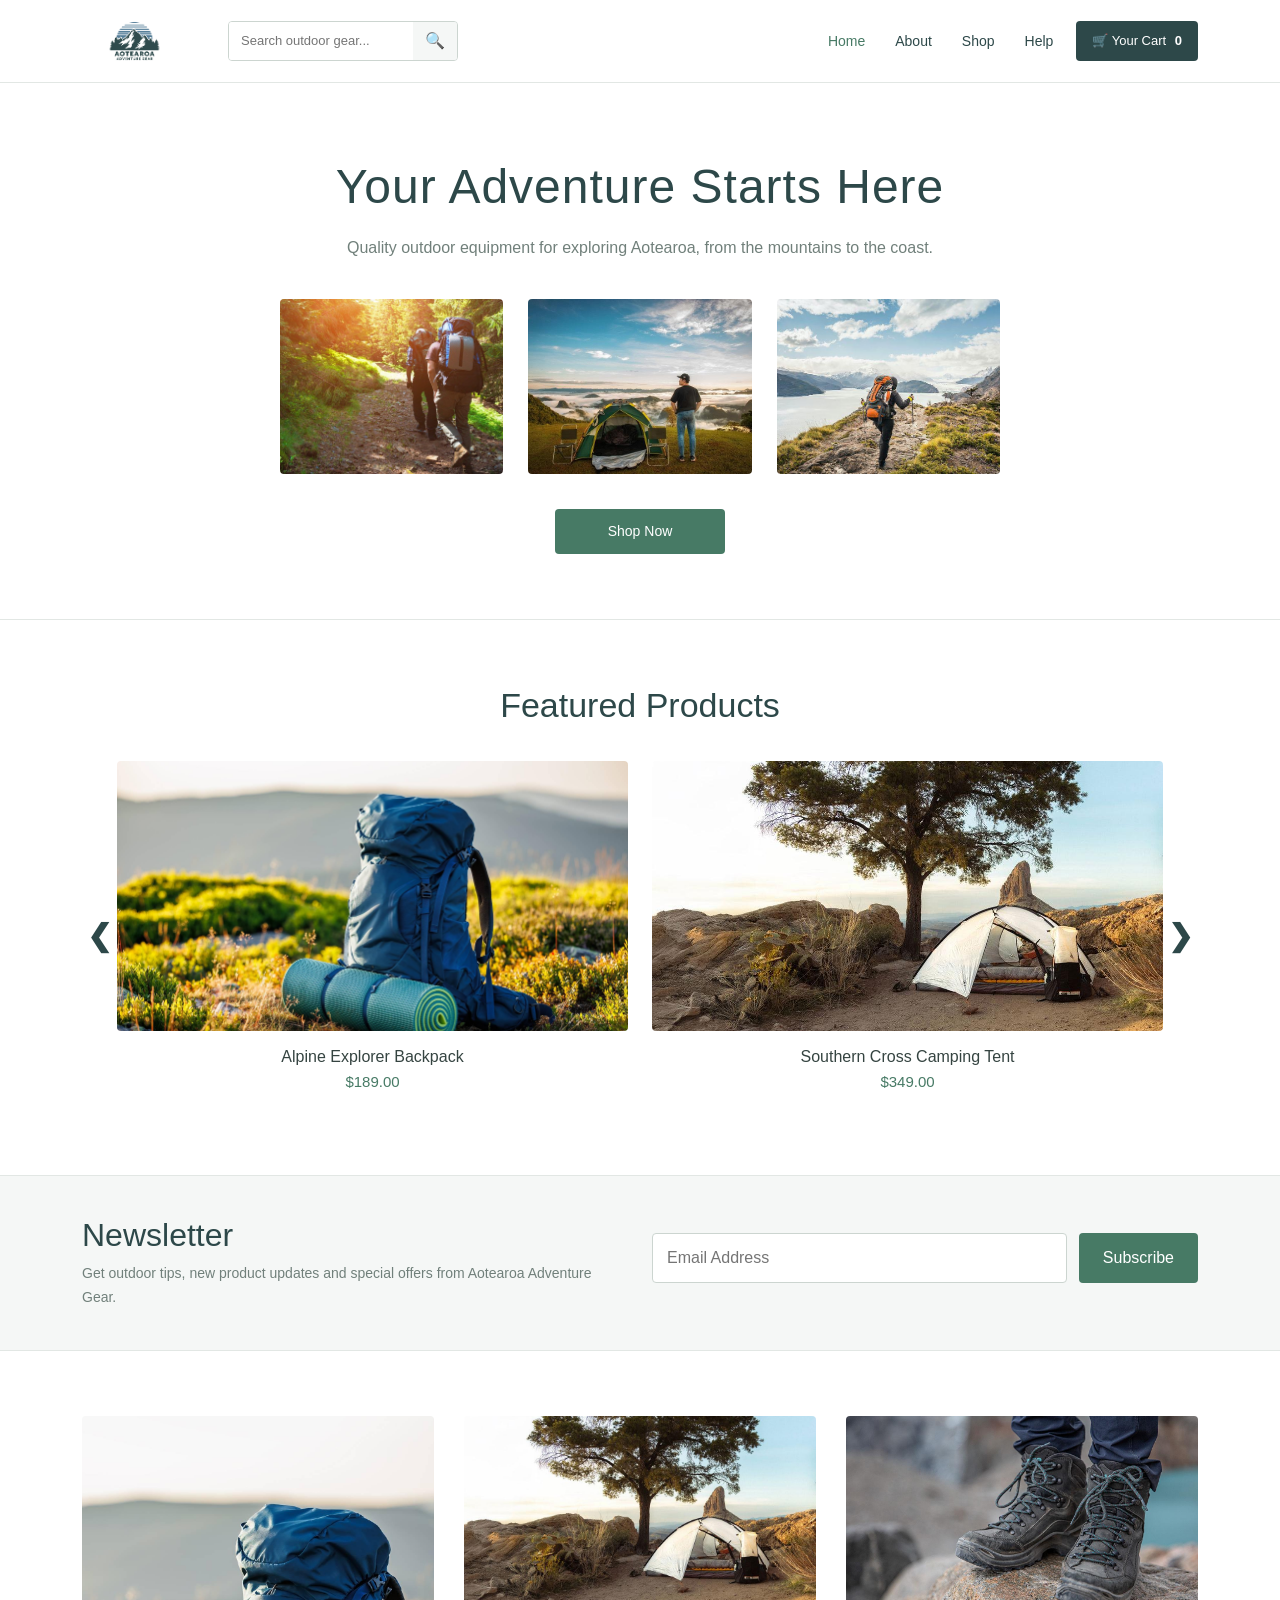
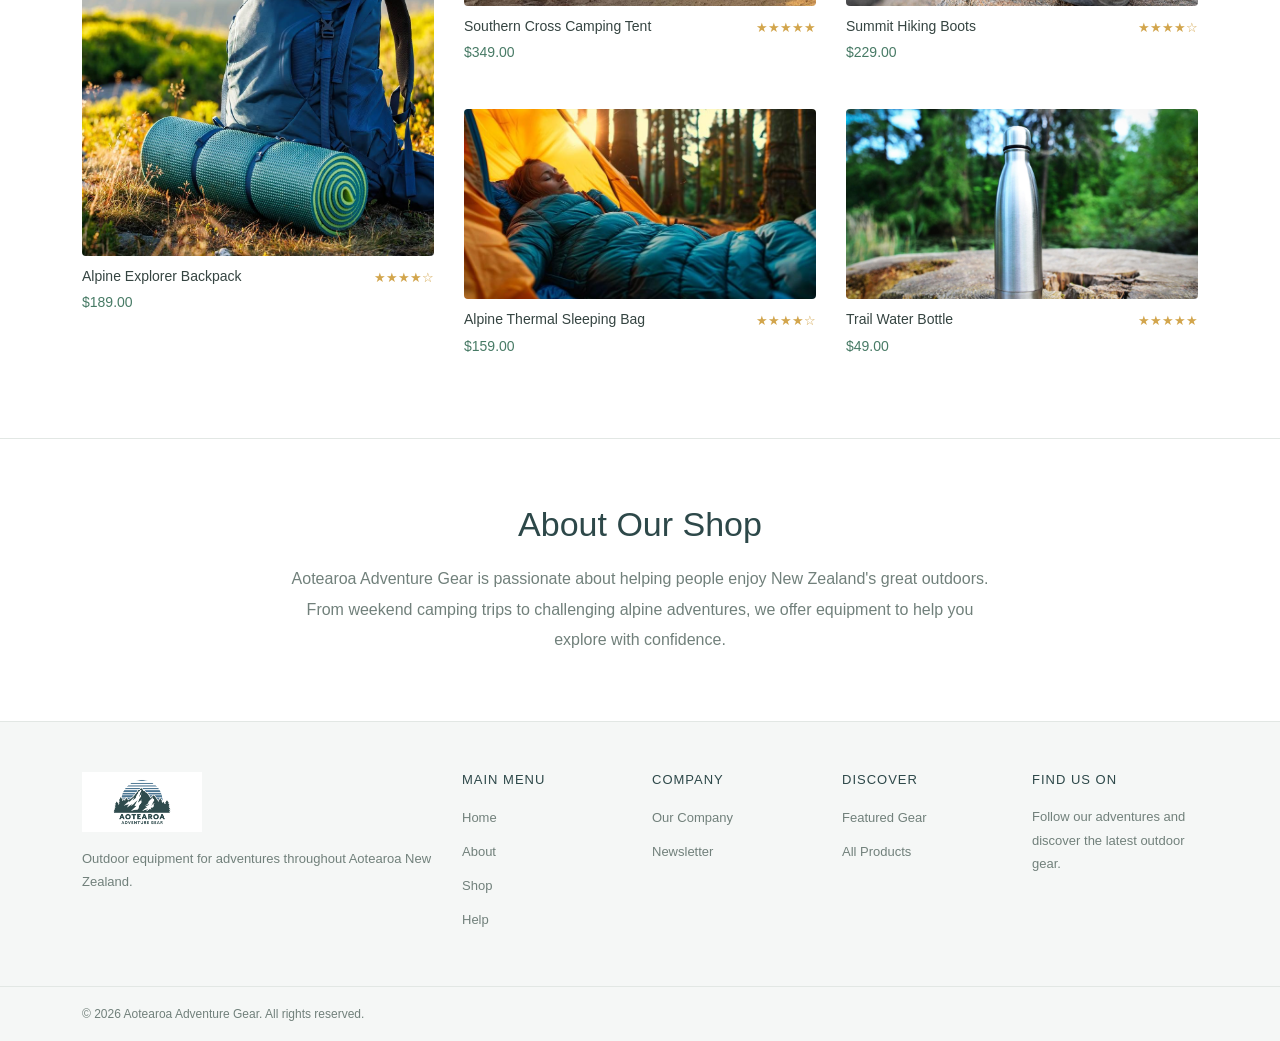
<file: index.html>
<!DOCTYPE html>
<html lang="en-NZ">
<head>
    <meta charset="UTF-8">
    <meta name="viewport" content="width=device-width, initial-scale=1.0">
    <meta name="description" content="Shop hiking, camping and outdoor equipment at Aotearoa Adventure Gear.">
    <title>Home | Aotearoa Adventure Gear</title>

    <link rel="stylesheet" href="vendor/bootstrap/css/bootstrap.min.css">
    <link rel="stylesheet" href="css/custom.css">
</head>
<body id="top">

    <!-- HEADER -->
    <header class="site-header">
        <nav class="navbar navbar-expand-lg">
            <div class="container">

                <a class="navbar-brand" href="index.html">
                    <img src="images/logo.png"
                         alt="Aotearoa Adventure Gear"
                         class="site-logo">
                </a>

                <form class="header-search" id="siteSearch" role="search">
                    <label for="searchInput" class="visually-hidden">
                        Search products
                    </label>
                    <input type="search" id="searchInput"
                           placeholder="Search outdoor gear..."
                           aria-label="Search products">
                    <button type="submit" aria-label="Submit search">
                        &#128269;
                    </button>
                </form>

                <button class="navbar-toggler" type="button"
                        data-bs-toggle="collapse"
                        data-bs-target="#mainNavigation"
                        aria-controls="mainNavigation"
                        aria-expanded="false"
                        aria-label="Toggle navigation">
                    <span class="navbar-toggler-icon"></span>
                </button>

                <div class="collapse navbar-collapse" id="mainNavigation">
                    <ul class="navbar-nav ms-auto align-items-lg-center">
                        <li class="nav-item">
                            <a class="nav-link active"
                               aria-current="page"
                               href="index.html">Home</a>
                        </li>
                        <li class="nav-item">
                            <a class="nav-link" href="about.html">About</a>
                        </li>
                        <li class="nav-item">
                            <a class="nav-link" href="shop.html">Shop</a>
                        </li>
                        <li class="nav-item">
                            <a class="nav-link" href="#help">Help</a>
                        </li>
                        <li class="nav-item">
                            <a class="cart-link" href="cart.html">
                                &#128722; Your Cart
                                <span id="cartCount">0</span>
                            </a>
                        </li>
                    </ul>
                </div>

            </div>
        </nav>
    </header>

    <main>

        <!-- HERO SECTION -->
        <section class="hero-section">
            <div class="container text-center">
                <h1>Your Adventure Starts Here</h1>
                <p class="hero-intro">
                    Quality outdoor equipment for exploring Aotearoa,
                    from the mountains to the coast.
                </p>

                <div class="hero-gallery">
                    <img src="images/hero-hiking.jpg"
                         alt="Hiking equipment for outdoor adventures">
                    <img src="images/hero-camping.jpg"
                         alt="Camping equipment and tents">
                    <img src="images/hero-backpack.jpg"
                         alt="Outdoor hiking backpack">
                </div>

                <a href="shop.html" class="primary-button">
                    Shop Now
                </a>
            </div>
        </section>

       
<!-- FEATURED PRODUCTS CAROUSEL -->
<section class="featured-section" id="featured">
    <div class="container">

        <h2 class="section-title">Featured Products</h2>

        <div id="featuredCarousel"
             class="carousel slide"
             aria-label="Featured outdoor products">

            <div class="carousel-inner">

                <!-- SLIDE 1: BACKPACK AND TENT -->
                <div class="carousel-item active">
                    <div class="row g-4">

                        <div class="col-md-6">
                            <article class="featured-card">
                                <a href="product.html?id=alpine-pack">
                                    <img src="images/product-backpack.jpg"
                                         alt="Alpine Explorer Backpack">
                                    <h3>Alpine Explorer Backpack</h3>
                                </a>
                                <p class="product-price">$189.00</p>
                            </article>
                        </div>

                        <div class="col-md-6">
                            <article class="featured-card">
                                <a href="product.html?id=camping-tent">
                                    <img src="images/product-tent.jpg"
                                         alt="Southern Cross Camping Tent">
                                    <h3>Southern Cross Camping Tent</h3>
                                </a>
                                <p class="product-price">$349.00</p>
                            </article>
                        </div>

                    </div>
                </div>

                <!-- SLIDE 2: BOOTS AND SLEEPING BAG -->
                <div class="carousel-item">
                    <div class="row g-4">

                        <div class="col-md-6">
                            <article class="featured-card">
                                <a href="product.html?id=hiking-boots">
                                    <img src="images/product-boots.jpg"
                                         alt="Summit Hiking Boots">
                                    <h3>Summit Hiking Boots</h3>
                                </a>
                                <p class="product-price">$229.00</p>
                            </article>
                        </div>

                        <div class="col-md-6">
                            <article class="featured-card">
                                <a href="product.html?id=sleeping-bag">
                                    <img src="images/product-sleepingbag.jpg"
                                         alt="Alpine Thermal Sleeping Bag">
                                    <h3>Alpine Thermal Sleeping Bag</h3>
                                </a>
                                <p class="product-price">$159.00</p>
                            </article>
                        </div>

                    </div>
                </div>

                <!-- SLIDE 3: WATER BOTTLE AND HEADLAMP -->
                <div class="carousel-item">
                    <div class="row g-4">

                        <div class="col-md-6">
                            <article class="featured-card">
                                <a href="product.html?id=water-bottle">
                                    <img src="images/product-bottle.jpg"
                                         alt="Trail Water Bottle">
                                    <h3>Trail Water Bottle</h3>
                                </a>
                                <p class="product-price">$49.00</p>
                            </article>
                        </div>

                        <div class="col-md-6">
                            <article class="featured-card">
                                <a href="product.html?id=headlamp">
                                    <img src="images/product-headlamp.jpg"
                                         alt="Explorer Headlamp">
                                    <h3>Explorer Headlamp</h3>
                                </a>
                                <p class="product-price">$79.00</p>
                            </article>
                        </div>

                    </div>
                </div>

            </div>

            <!-- PREVIOUS ARROW -->
            <button class="carousel-control-prev"
                    type="button"
                    data-bs-target="#featuredCarousel"
                    data-bs-slide="prev"
                    aria-label="Previous featured products">
                <span aria-hidden="true">&#10094;</span>
            </button>

            <!-- NEXT ARROW -->
            <button class="carousel-control-next"
                    type="button"
                    data-bs-target="#featuredCarousel"
                    data-bs-slide="next"
                    aria-label="Next featured products">
                <span aria-hidden="true">&#10095;</span>
            </button>

        </div>

    </div>
</section>


        <!-- NEWSLETTER -->
        <section class="newsletter-section" id="newsletter">
            <div class="container">
                <div class="row align-items-center g-4">

                    <div class="col-lg-6">
                        <h2>Newsletter</h2>
                        <p>
                            Get outdoor tips, new product updates
                            and special offers from Aotearoa Adventure Gear.
                        </p>
                    </div>

                    <div class="col-lg-6">
                        <form id="newsletterForm" novalidate>
                            <div class="newsletter-controls">
                                <label class="visually-hidden"
                                       for="newsletterEmail">
                                    Email address
                                </label>
                                <input type="email"
                                       id="newsletterEmail"
                                       name="email"
                                       placeholder="Email Address"
                                       autocomplete="email"
                                       required>
                                <button type="submit">
                                    Subscribe
                                </button>
                            </div>
                            <p id="newsletterMessage"
                               class="form-message"
                               role="status"
                               aria-live="polite"></p>
                        </form>
                    </div>

                </div>
            </div>
        </section>

        <!-- PRODUCT GALLERY -->
        <section class="product-gallery-section">
            <div class="container">

                <h2 class="visually-hidden">
                    Explore Our Outdoor Gear
                </h2>

                <div class="product-gallery-grid">

                    <article class="gallery-product gallery-product-large">
                        <a href="product.html?id=alpine-pack">
                            <img src="images/product-backpack.jpg"
                                 alt="Alpine Explorer Backpack">
                            <div class="product-info">
                                <h3>Alpine Explorer Backpack</h3>
                                <span class="rating" aria-label="4 out of 5 stars">
                                    ★★★★☆
                                </span>
                            </div>
                            <p>$189.00</p>
                        </a>
                    </article>

                    <article class="gallery-product">
                        <a href="product.html?id=camping-tent">
                            <img src="images/product-tent.jpg"
                                 alt="Southern Cross Camping Tent">
                            <div class="product-info">
                                <h3>Southern Cross Camping Tent</h3>
                                <span class="rating" aria-label="5 out of 5 stars">
                                    ★★★★★
                                </span>
                            </div>
                            <p>$349.00</p>
                        </a>
                    </article>

                    <article class="gallery-product">
                        <a href="product.html?id=hiking-boots">
                            <img src="images/product-boots.jpg"
                                 alt="Summit Hiking Boots">
                            <div class="product-info">
                                <h3>Summit Hiking Boots</h3>
                                <span class="rating" aria-label="4 out of 5 stars">
                                    ★★★★☆
                                </span>
                            </div>
                            <p>$229.00</p>
                        </a>
                    </article>

                    <article class="gallery-product">
                        <a href="product.html?id=sleeping-bag">
                            <img src="images/product-sleepingbag.jpg"
                                 alt="Alpine Thermal Sleeping Bag">
                            <div class="product-info">
                                <h3>Alpine Thermal Sleeping Bag</h3>
                                <span class="rating" aria-label="4 out of 5 stars">
                                    ★★★★☆
                                </span>
                            </div>
                            <p>$159.00</p>
                        </a>
                    </article>

                    <article class="gallery-product">
                        <a href="product.html?id=water-bottle">
                            <img src="images/product-bottle.jpg"
                                 alt="Trail Stainless Steel Water Bottle">
                            <div class="product-info">
                                <h3>Trail Water Bottle</h3>
                                <span class="rating" aria-label="5 out of 5 stars">
                                    ★★★★★
                                </span>
                            </div>
                            <p>$49.00</p>
                        </a>
                    </article>

                </div>
            </div>
        </section>

        <!-- ABOUT -->
        <section class="about-section" id="about">
            <div class="container text-center">
                <h2>About Our Shop</h2>
                <p>
                    Aotearoa Adventure Gear is passionate about helping
                    people enjoy New Zealand's great outdoors.
                    From weekend camping trips to challenging alpine
                    adventures, we offer equipment to help you explore
                    with confidence.
                </p>
            </div>
        </section>

    </main>

    <!-- FOOTER -->
    <footer class="site-footer" id="help">
        <div class="container">

            <div class="row g-4 footer-columns">

                <div class="col-lg-4 col-md-6">
                    <img src="images/logo.png"
                         alt="Aotearoa Adventure Gear"
                         class="footer-logo">
                    <p>
                        Outdoor equipment for adventures
                        throughout Aotearoa New Zealand.
                    </p>
                </div>

                <div class="col-lg-2 col-md-6">
                    <h3>Main Menu</h3>
                    <ul>
                        <li><a href="index.html">Home</a></li>
                        <li><a href="about.html">About</a></li>
                        <li><a href="shop.html">Shop</a></li>
                        <li><a href="#help">Help</a></li>
                    </ul>
                </div>

                <div class="col-lg-2 col-md-6">
                    <h3>Company</h3>
                    <ul>
                        <li><a href="about.html">Our Company</a></li>
                        <li><a href="#newsletter">Newsletter</a></li>
                    </ul>
                </div>

                <div class="col-lg-2 col-md-6">
                    <h3>Discover</h3>
                    <ul>
                        <li><a href="#featured">Featured Gear</a></li>
                        <li><a href="shop.html">All Products</a></li>
                    </ul>
                </div>

                <div class="col-lg-2 col-md-6">
                    <h3>Find Us On</h3>
                    <p>
                        Follow our adventures and discover
                        the latest outdoor gear.
                    </p>
                </div>

            </div>
        </div>

        <div class="footer-bottom">
            <div class="container">
                &copy; 2026 Aotearoa Adventure Gear.
                All rights reserved.
            </div>
        </div>
    </footer>

    
<!-- FLOATING BACK TO TOP BUTTON -->
<a href="#top"
   id="backToTop"
   class="back-to-top"
   aria-label="Back to top"
   title="Back to top">
    &#8593;
</a>

    <script src="vendor/bootstrap/js/bootstrap.bundle.min.js"></script>
    <script src="js/main.js"></script>

</body>
</html>
</file>
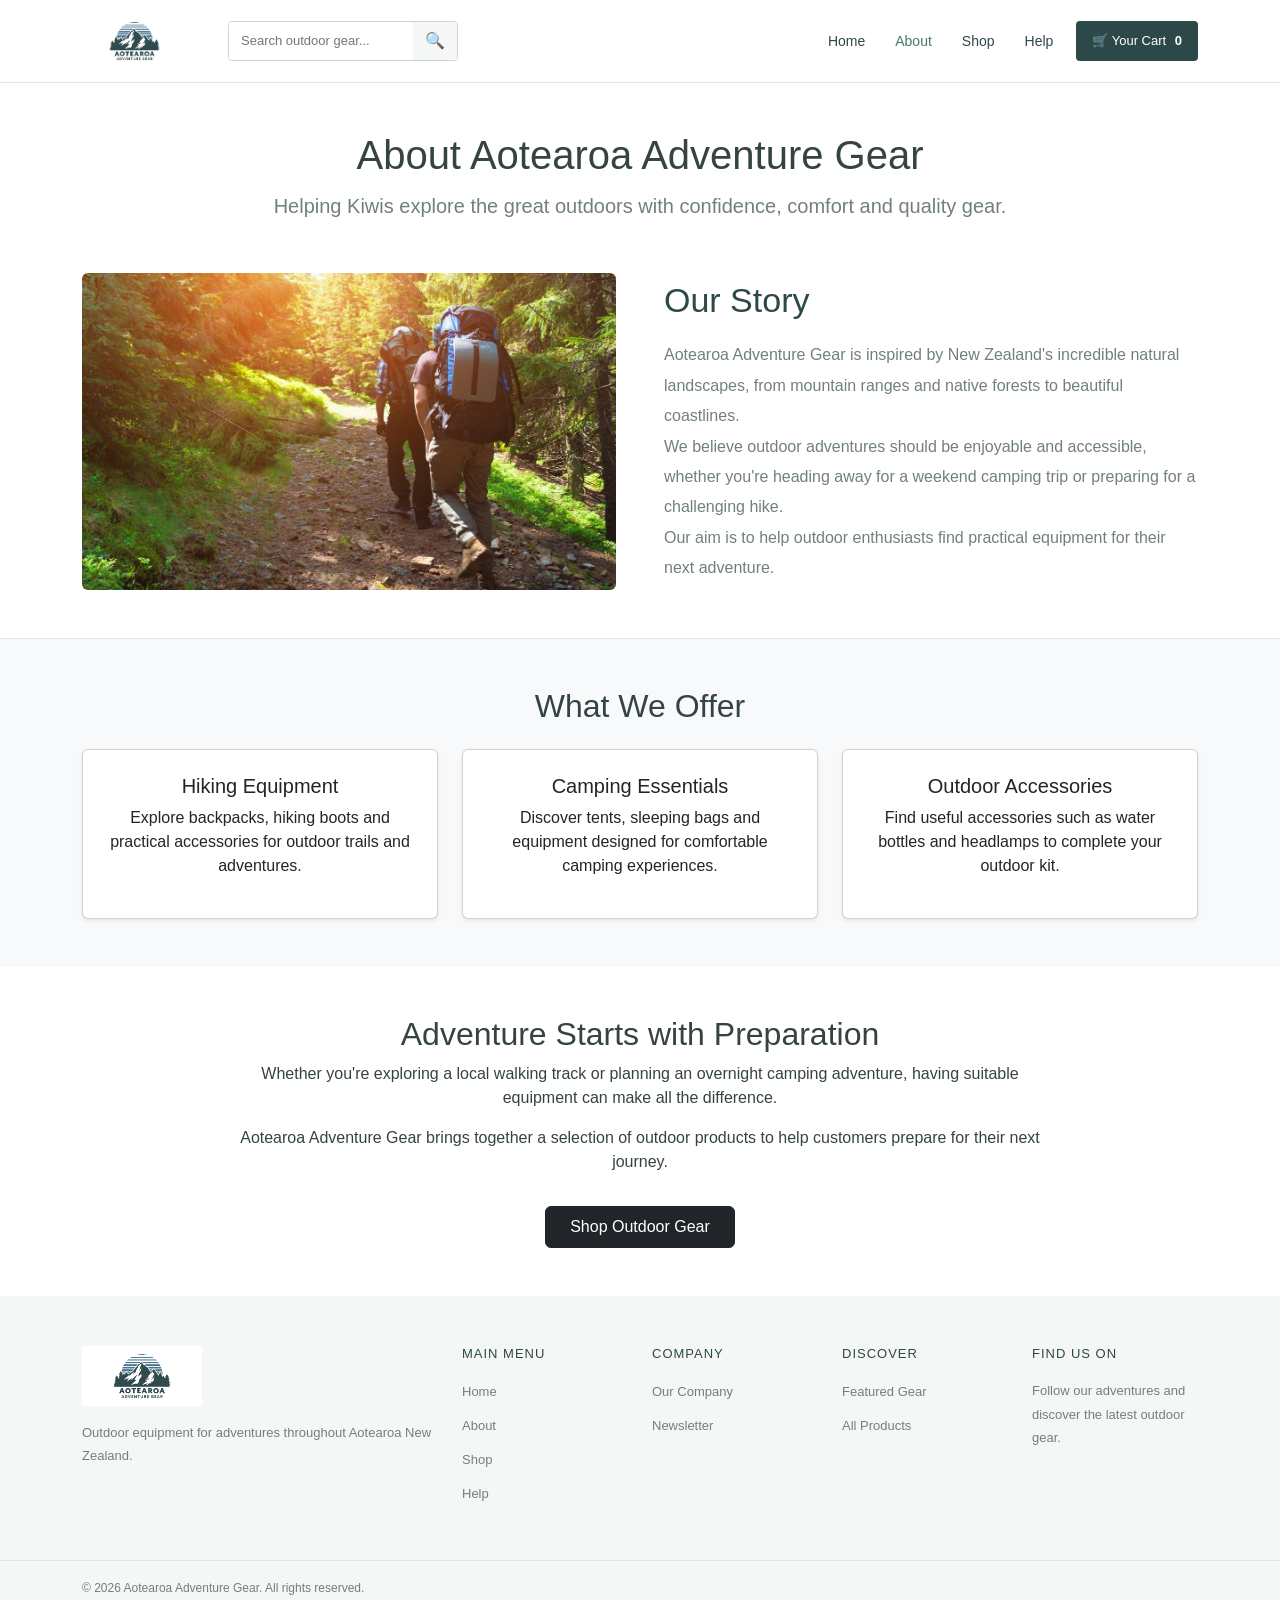
<file: about.html>
<!DOCTYPE html>
<html lang="en-NZ">
<head>
    <meta charset="UTF-8">
    <meta name="viewport" content="width=device-width, initial-scale=1.0">
    <meta name="description"
          content="Learn about Aotearoa Adventure Gear and our passion for outdoor adventures in New Zealand.">

    <title>About Us | Aotearoa Adventure Gear</title>

    <link rel="stylesheet"
          href="vendor/bootstrap/css/bootstrap.min.css">
    <link rel="stylesheet" href="css/custom.css">
</head>

<body id="top">

    <!-- HEADER -->
    <header class="site-header">
        <nav class="navbar navbar-expand-lg">
            <div class="container">

                <a class="navbar-brand" href="index.html">
                    <img src="images/logo.png"
                         alt="Aotearoa Adventure Gear"
                         class="site-logo">
                </a>

                <!-- SEARCH -->
                <form class="header-search"
                      id="siteSearch"
                      role="search">

                    <label for="searchInput"
                           class="visually-hidden">
                        Search products
                    </label>

                    <input type="search"
                           id="searchInput"
                           placeholder="Search outdoor gear..."
                           aria-label="Search products">

                    <button type="submit"
                            aria-label="Submit search">
                        &#128269;
                    </button>
                </form>

                <!-- MOBILE MENU -->
                <button class="navbar-toggler"
                        type="button"
                        data-bs-toggle="collapse"
                        data-bs-target="#mainNavigation"
                        aria-controls="mainNavigation"
                        aria-expanded="false"
                        aria-label="Toggle navigation">

                    <span class="navbar-toggler-icon"></span>
                </button>

                <!-- NAVIGATION -->
                <div class="collapse navbar-collapse"
                     id="mainNavigation">

                    <ul class="navbar-nav ms-auto align-items-lg-center">

                        <li class="nav-item">
                            <a class="nav-link"
                               href="index.html">Home</a>
                        </li>

                        <li class="nav-item">
                            <a class="nav-link active"
                               aria-current="page"
                               href="about.html">About</a>
                        </li>

                        <li class="nav-item">
                            <a class="nav-link"
                               href="shop.html">Shop</a>
                        </li>

                        <li class="nav-item">
                            <a class="nav-link"
                               href="help.html">Help</a>
                        </li>

                        <li class="nav-item">
                            <a class="cart-link"
                               href="cart.html">
                                &#128722; Your Cart
                                <span id="cartCount">0</span>
                            </a>
                        </li>

                    </ul>
                </div>

            </div>
        </nav>
    </header>


    <!-- MAIN CONTENT -->
    <main>

        <!-- ABOUT INTRODUCTION -->
        <section class="about-section py-5">
            <div class="container">

                <div class="text-center mb-5">
                    <h1>About Aotearoa Adventure Gear</h1>

                    <p class="lead mx-auto"
                       style="max-width: 760px;">
                        Helping Kiwis explore the great outdoors
                        with confidence, comfort and quality gear.
                    </p>
                </div>

                <div class="row align-items-center g-5">

                    <div class="col-lg-6">

                        <img src="images/hero-hiking.jpg"
                             alt="Hikers exploring a New Zealand trail"
                             class="img-fluid rounded w-100">

                    </div>

                    <div class="col-lg-6">

                        <h2>Our Story</h2>

                        <p>
                            Aotearoa Adventure Gear is inspired by
                            New Zealand's incredible natural landscapes,
                            from mountain ranges and native forests
                            to beautiful coastlines.
                        </p>

                        <p>
                            We believe outdoor adventures should be
                            enjoyable and accessible, whether you're
                            heading away for a weekend camping trip
                            or preparing for a challenging hike.
                        </p>

                        <p>
                            Our aim is to help outdoor enthusiasts
                            find practical equipment for their next
                            adventure.
                        </p>

                    </div>

                </div>

            </div>
        </section>


        <!-- WHAT WE OFFER -->
        <section class="py-5 bg-light">
            <div class="container">

                <h2 class="text-center mb-4">
                    What We Offer
                </h2>

                <div class="row g-4">

                    <div class="col-md-4">
                        <div class="card h-100 shadow-sm">

                            <div class="card-body text-center p-4">

                                <h3 class="h5">
                                    Hiking Equipment
                                </h3>

                                <p>
                                    Explore backpacks, hiking boots
                                    and practical accessories for
                                    outdoor trails and adventures.
                                </p>

                            </div>
                        </div>
                    </div>

                    <div class="col-md-4">
                        <div class="card h-100 shadow-sm">

                            <div class="card-body text-center p-4">

                                <h3 class="h5">
                                    Camping Essentials
                                </h3>

                                <p>
                                    Discover tents, sleeping bags
                                    and equipment designed for
                                    comfortable camping experiences.
                                </p>

                            </div>
                        </div>
                    </div>

                    <div class="col-md-4">
                        <div class="card h-100 shadow-sm">

                            <div class="card-body text-center p-4">

                                <h3 class="h5">
                                    Outdoor Accessories
                                </h3>

                                <p>
                                    Find useful accessories such as
                                    water bottles and headlamps
                                    to complete your outdoor kit.
                                </p>

                            </div>
                        </div>
                    </div>

                </div>

            </div>
        </section>


        <!-- OUR APPROACH -->
        <section class="py-5">
            <div class="container">

                <div class="row justify-content-center">

                    <div class="col-lg-9 text-center">

                        <h2>Adventure Starts with Preparation</h2>

                        <p>
                            Whether you're exploring a local walking
                            track or planning an overnight camping
                            adventure, having suitable equipment
                            can make all the difference.
                        </p>

                        <p>
                            Aotearoa Adventure Gear brings together
                            a selection of outdoor products to help
                            customers prepare for their next journey.
                        </p>

                        <a href="shop.html"
                           class="btn btn-dark mt-3 px-4 py-2">
                            Shop Outdoor Gear
                        </a>

                    </div>

                </div>

            </div>
        </section>

    </main>


    <!-- FOOTER -->
    <footer class="site-footer" id="help">
        <div class="container">

            <div class="row g-4 footer-columns">

                <div class="col-lg-4 col-md-6">

                    <img src="images/logo.png"
                         alt="Aotearoa Adventure Gear"
                         class="footer-logo">

                    <p>
                        Outdoor equipment for adventures
                        throughout Aotearoa New Zealand.
                    </p>

                </div>

                <div class="col-lg-2 col-md-6">
                    <h3>Main Menu</h3>

                    <ul>
                        <li><a href="index.html">Home</a></li>
                        <li><a href="about.html">About</a></li>
                        <li><a href="shop.html">Shop</a></li>
                        <li><a href="help.html">Help</a></li>
                    </ul>
                </div>

                <div class="col-lg-2 col-md-6">
                    <h3>Company</h3>

                    <ul>
                        <li>
                            <a href="about.html">
                                Our Company
                            </a>
                        </li>

                        <li>
                            <a href="index.html#newsletter">
                                Newsletter
                            </a>
                        </li>
                    </ul>
                </div>

                <div class="col-lg-2 col-md-6">
                    <h3>Discover</h3>

                    <ul>
                        <li>
                            <a href="index.html#featured">
                                Featured Gear
                            </a>
                        </li>

                        <li>
                            <a href="shop.html">
                                All Products
                            </a>
                        </li>
                    </ul>
                </div>

                <div class="col-lg-2 col-md-6">
                    <h3>Find Us On</h3>

                    <p>
                        Follow our adventures and discover
                        the latest outdoor gear.
                    </p>
                </div>

            </div>
        </div>

        <div class="footer-bottom">
            <div class="container">
                &copy; 2026 Aotearoa Adventure Gear.
                All rights reserved.
            </div>
        </div>

    </footer>


    <!-- FLOATING BACK TO TOP BUTTON -->
    <a href="#top"
       id="backToTop"
       class="back-to-top"
       aria-label="Back to top"
       title="Back to top">
        &#8593;
    </a>


    <!-- JAVASCRIPT -->
    <script src="vendor/bootstrap/js/bootstrap.bundle.min.js"></script>
    <script src="js/main.js"></script>

</body>
</html>
</file>
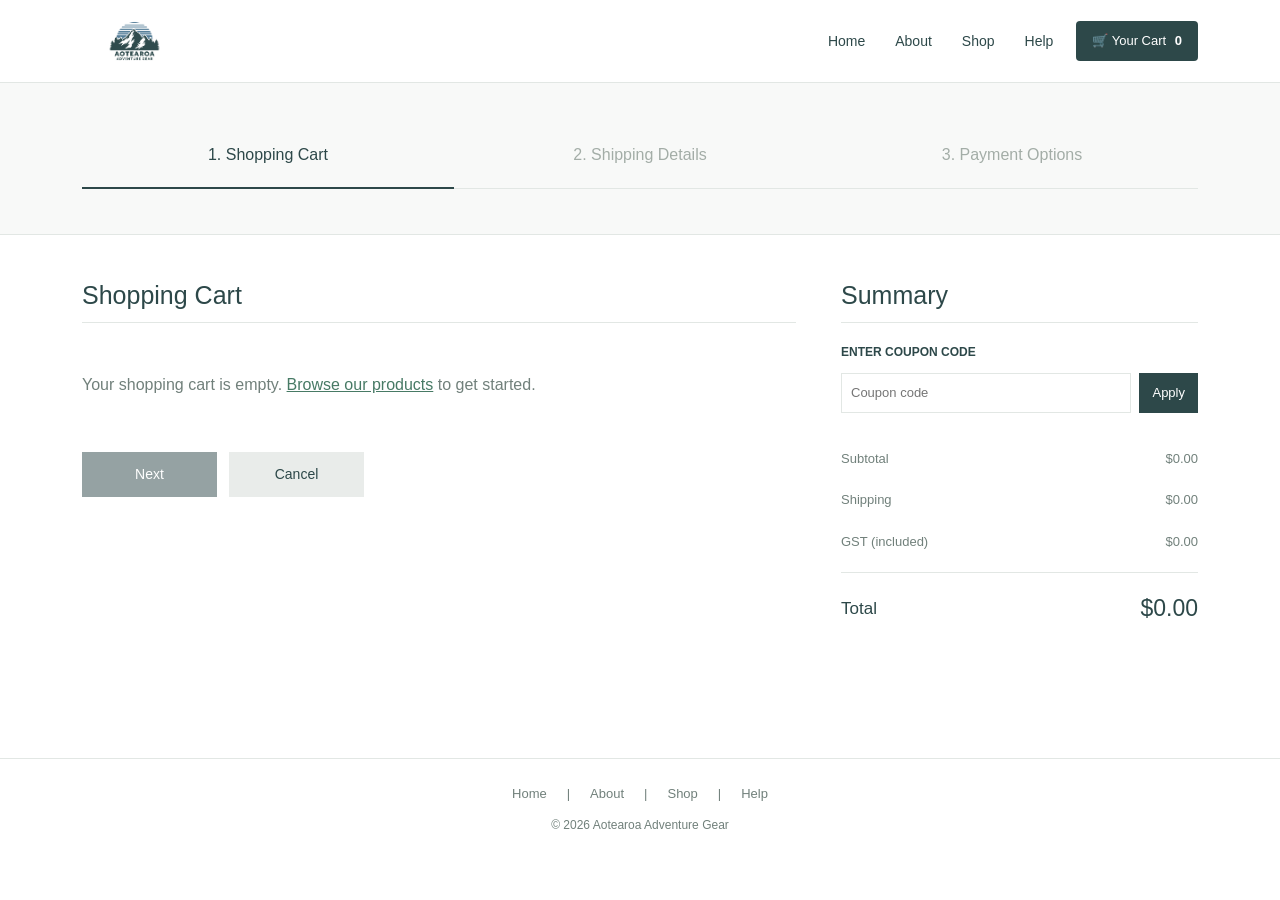
<file: cart.html>
<!DOCTYPE html>
<html lang="en-NZ">

<head>
    <meta charset="UTF-8">
    <meta name="viewport" content="width=device-width, initial-scale=1.0">

    <meta name="description"
          content="Review your shopping cart at Aotearoa Adventure Gear.">

    <title>Shopping Cart | Aotearoa Adventure Gear</title>

    <link rel="stylesheet" href="vendor/bootstrap/css/bootstrap.min.css">
    <link rel="stylesheet" href="css/custom.css">
</head>

<body>

    <!-- HEADER -->
    <header class="site-header">
        <nav class="navbar navbar-expand-lg">
            <div class="container">

                <a class="navbar-brand" href="index.html">
                    <img src="images/logo.png"
                         alt="Aotearoa Adventure Gear Logo"
                         class="site-logo">
                </a>

                <button class="navbar-toggler"
                        type="button"
                        data-bs-toggle="collapse"
                        data-bs-target="#mainNavigation"
                        aria-controls="mainNavigation"
                        aria-expanded="false"
                        aria-label="Toggle navigation">
                    <span class="navbar-toggler-icon"></span>
                </button>

                <div class="collapse navbar-collapse"
                     id="mainNavigation">

                    <ul class="navbar-nav ms-auto align-items-lg-center">

                        <li class="nav-item">
                            <a class="nav-link" href="index.html">Home</a>
                        </li>

                        <li class="nav-item">
                            <a class="nav-link" href="index.html#about">About</a>
                        </li>

                        <li class="nav-item">
                            <a class="nav-link" href="shop.html">Shop</a>
                        </li>

                        <li class="nav-item">
                            <a class="nav-link" href="index.html#help">Help</a>
                        </li>

                        <li class="nav-item">
                            <a class="cart-link" href="cart.html"
                               aria-current="page">
                                &#128722; Your Cart
                                <span id="cartCount">0</span>
                            </a>
                        </li>

                    </ul>

                </div>
            </div>
        </nav>
    </header>

    <main class="cart-page">

        <!-- CHECKOUT PROGRESS -->
        <section class="checkout-progress-section">
            <div class="container">

                <nav class="checkout-progress"
                     aria-label="Checkout progress">

                    <div class="checkout-step active"
                         aria-current="step">
                        1. Shopping Cart
                    </div>

                    <div class="checkout-step">
                        2. Shipping Details
                    </div>

                    <div class="checkout-step">
                        3. Payment Options
                    </div>

                </nav>

            </div>
        </section>

        <!-- SHOPPING CART CONTENT -->
        <section class="cart-content-section">
            <div class="container">

                <div class="cart-layout">

                    <!-- LEFT: CART ITEMS -->
                    <div class="cart-items-column">

                        <h1>Shopping Cart</h1>

                        <div id="cartItems">
                            <!-- JavaScript inserts cart items here -->
                        </div>

                        <p id="emptyCartMessage"
                           class="empty-cart-message"
                           hidden>
                            Your shopping cart is empty.
                            <a href="shop.html">Browse our products</a>
                            to get started.
                        </p>

                        <div class="cart-actions">

                            <button type="button"
                                    id="cartNextButton"
                                    class="cart-next-button">
                                Next
                            </button>

                            <button type="button"
                                    id="cartCancelButton"
                                    class="cart-cancel-button">
                                Cancel
                            </button>

                        </div>

                        <p id="cartPageMessage"
                           class="cart-page-message"
                           role="status"
                           aria-live="polite"></p>

                    </div>

                    <!-- RIGHT: ORDER SUMMARY -->
                    <aside class="cart-summary-column">

                        <h2>Summary</h2>

                        <div class="coupon-section">
                            <label for="couponCode">
                                Enter Coupon Code
                            </label>

                            <div class="coupon-controls">
                                <input type="text"
                                       id="couponCode"
                                       placeholder="Coupon code">

                                <button type="button"
                                        id="applyCouponButton">
                                    Apply
                                </button>
                            </div>

                            <p id="couponMessage"
                               class="coupon-message"
                               role="status"
                               aria-live="polite"></p>
                        </div>

                        <div class="summary-row">
                            <span>Subtotal</span>
                            <span id="cartSubtotal">$0.00</span>
                        </div>

                        <div class="summary-row">
                            <span>Shipping</span>
                            <span id="cartShipping">$0.00</span>
                        </div>

                        <div class="summary-row">
                            <span>GST (included)</span>
                            <span id="cartGST">$0.00</span>
                        </div>

                        <div class="summary-total">
                            <span>Total</span>
                            <strong id="cartTotal">$0.00</strong>
                        </div>

                        <p id="freeShippingMessage"
                           class="free-shipping-message"
                           aria-live="polite"></p>

                    </aside>

                </div>

            </div>
        </section>

    </main>

    <!-- FOOTER -->
    <footer class="shop-footer">
        <div class="container text-center">

            <nav aria-label="Footer navigation">
                <a href="index.html">Home</a>
                <span>|</span>
                <a href="index.html#about">About</a>
                <span>|</span>
                <a href="shop.html">Shop</a>
                <span>|</span>
                <a href="index.html#help">Help</a>
            </nav>

            <p>&copy; 2026 Aotearoa Adventure Gear</p>

        </div>
    </footer>

    <script src="vendor/bootstrap/js/bootstrap.bundle.min.js"></script>
    <script src="js/main.js"></script>

</body>
</html>
</file>
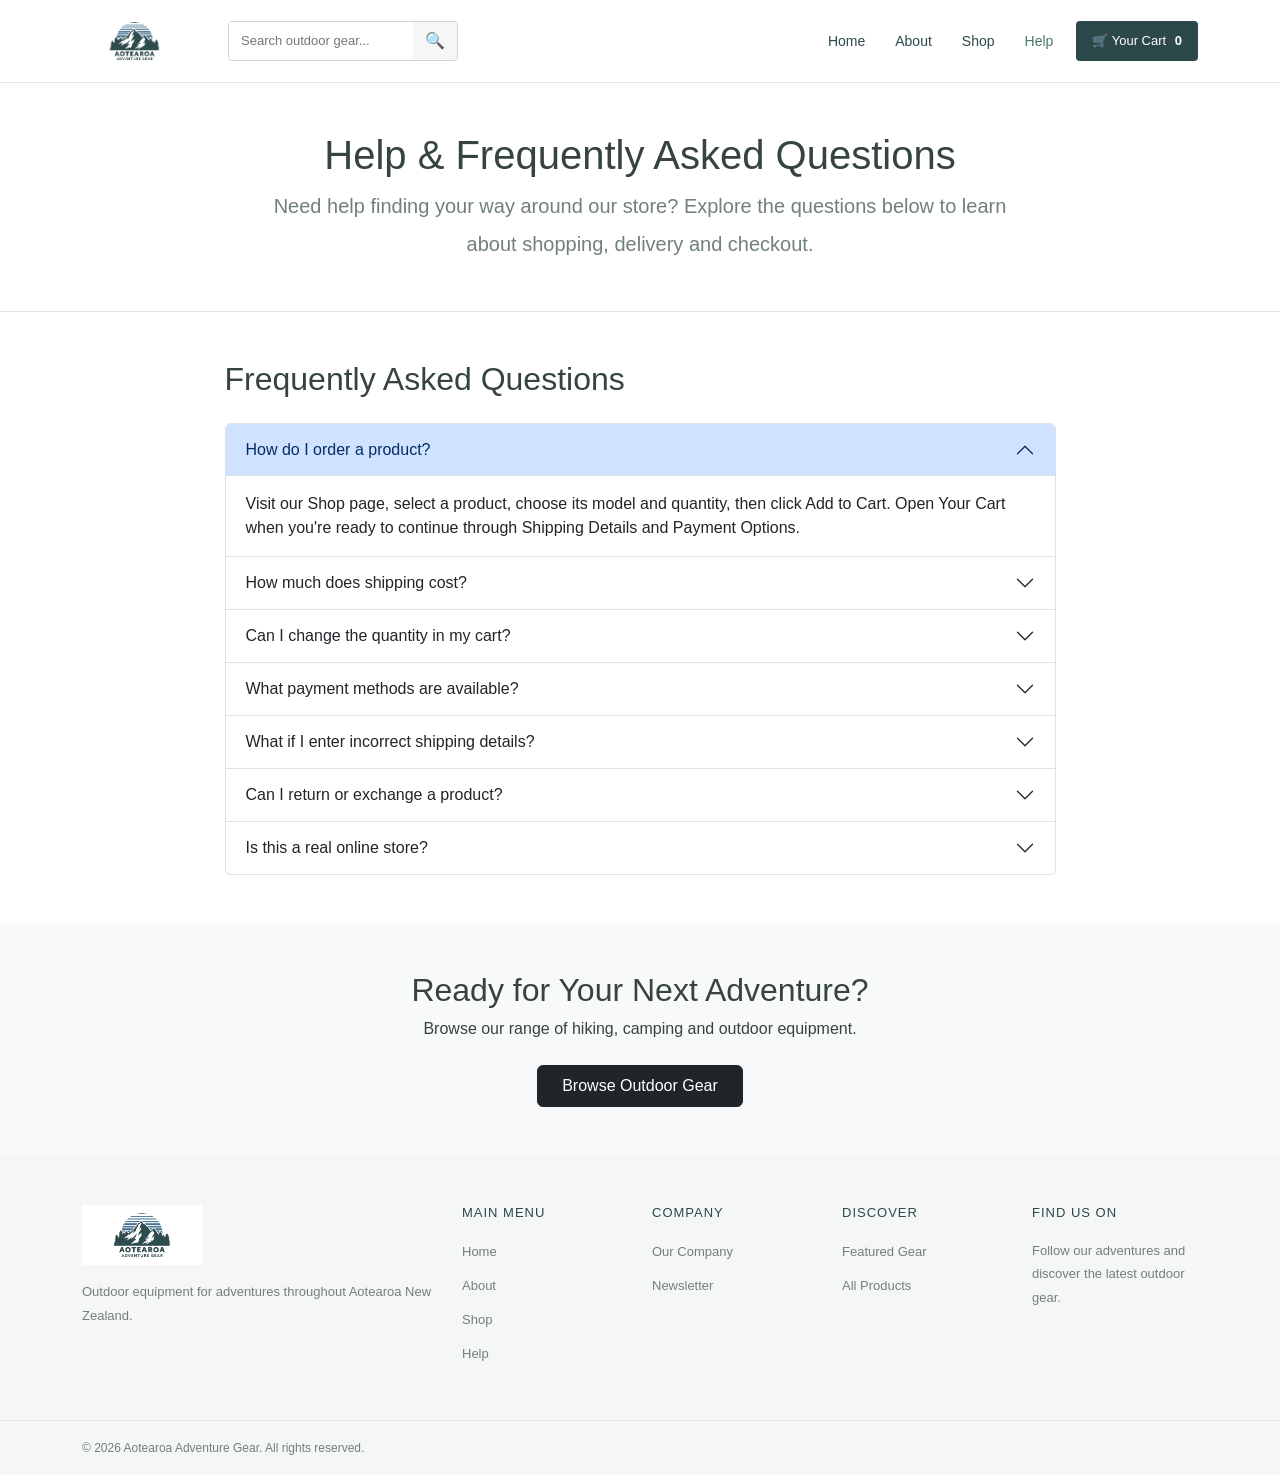
<file: help.html>
<!DOCTYPE html>
<html lang="en-NZ">
<head>
    <meta charset="UTF-8">
    <meta name="viewport" content="width=device-width, initial-scale=1.0">

    <meta name="description"
          content="Find answers to frequently asked questions about Aotearoa Adventure Gear, ordering, delivery and checkout.">

    <title>Help | Aotearoa Adventure Gear</title>

    <link rel="stylesheet"
          href="vendor/bootstrap/css/bootstrap.min.css">
    <link rel="stylesheet" href="css/custom.css">
</head>

<body id="top">

    <!-- HEADER -->
    <header class="site-header">
        <nav class="navbar navbar-expand-lg">
            <div class="container">

                <a class="navbar-brand" href="index.html">
                    <img src="images/logo.png"
                         alt="Aotearoa Adventure Gear"
                         class="site-logo">
                </a>

                <!-- SEARCH -->
                <form class="header-search"
                      id="siteSearch"
                      role="search">

                    <label for="searchInput"
                           class="visually-hidden">
                        Search products
                    </label>

                    <input type="search"
                           id="searchInput"
                           placeholder="Search outdoor gear..."
                           aria-label="Search products">

                    <button type="submit"
                            aria-label="Submit search">
                        &#128269;
                    </button>
                </form>

                <!-- MOBILE MENU -->
                <button class="navbar-toggler"
                        type="button"
                        data-bs-toggle="collapse"
                        data-bs-target="#mainNavigation"
                        aria-controls="mainNavigation"
                        aria-expanded="false"
                        aria-label="Toggle navigation">

                    <span class="navbar-toggler-icon"></span>
                </button>

                <!-- NAVIGATION -->
                <div class="collapse navbar-collapse"
                     id="mainNavigation">

                    <ul class="navbar-nav ms-auto align-items-lg-center">

                        <li class="nav-item">
                            <a class="nav-link"
                               href="index.html">Home</a>
                        </li>

                        <li class="nav-item">
                            <a class="nav-link"
                               href="about.html">About</a>
                        </li>

                        <li class="nav-item">
                            <a class="nav-link"
                               href="shop.html">Shop</a>
                        </li>

                        <li class="nav-item">
                            <a class="nav-link active"
                               aria-current="page"
                               href="help.html">Help</a>
                        </li>

                        <li class="nav-item">
                            <a class="cart-link"
                               href="cart.html">
                                &#128722; Your Cart
                                <span id="cartCount">0</span>
                            </a>
                        </li>

                    </ul>
                </div>

            </div>
        </nav>
    </header>


    <!-- MAIN CONTENT -->
    <main>

        <!-- HELP INTRODUCTION -->
        <section class="about-section py-5">
            <div class="container text-center">

                <h1>Help &amp; Frequently Asked Questions</h1>

                <p class="lead mx-auto"
                   style="max-width: 760px;">
                    Need help finding your way around our store?
                    Explore the questions below to learn about
                    shopping, delivery and checkout.
                </p>

            </div>
        </section>


        <!-- FAQ SECTION -->
        <section class="py-5">
            <div class="container">

                <div class="row justify-content-center">
                    <div class="col-lg-9">

                        <h2 class="mb-4">
                            Frequently Asked Questions
                        </h2>

                        <div class="accordion"
                             id="helpAccordion">

                            <!-- QUESTION 1 -->
                            <div class="accordion-item">

                                <h3 class="accordion-header"
                                    id="headingOne">

                                    <button class="accordion-button"
                                            type="button"
                                            data-bs-toggle="collapse"
                                            data-bs-target="#collapseOne"
                                            aria-expanded="true"
                                            aria-controls="collapseOne">
                                        How do I order a product?
                                    </button>

                                </h3>

                                <div id="collapseOne"
                                     class="accordion-collapse collapse show"
                                     aria-labelledby="headingOne"
                                     data-bs-parent="#helpAccordion">

                                    <div class="accordion-body">
                                        Visit our Shop page, select a product,
                                        choose its model and quantity, then
                                        click Add to Cart. Open Your Cart
                                        when you're ready to continue through
                                        Shipping Details and Payment Options.
                                    </div>

                                </div>
                            </div>


                            <!-- QUESTION 2 -->
                            <div class="accordion-item">

                                <h3 class="accordion-header"
                                    id="headingTwo">

                                    <button class="accordion-button collapsed"
                                            type="button"
                                            data-bs-toggle="collapse"
                                            data-bs-target="#collapseTwo"
                                            aria-expanded="false"
                                            aria-controls="collapseTwo">
                                        How much does shipping cost?
                                    </button>

                                </h3>

                                <div id="collapseTwo"
                                     class="accordion-collapse collapse"
                                     aria-labelledby="headingTwo"
                                     data-bs-parent="#helpAccordion">

                                    <div class="accordion-body">
                                        Standard shipping costs NZ$15.
                                        Express shipping costs NZ$20.
                                        Standard shipping is free when
                                        your product subtotal is more
                                        than NZ$600. Express shipping
                                        remains NZ$20.
                                    </div>

                                </div>
                            </div>


                            <!-- QUESTION 3 -->
                            <div class="accordion-item">

                                <h3 class="accordion-header"
                                    id="headingThree">

                                    <button class="accordion-button collapsed"
                                            type="button"
                                            data-bs-toggle="collapse"
                                            data-bs-target="#collapseThree"
                                            aria-expanded="false"
                                            aria-controls="collapseThree">
                                        Can I change the quantity in my cart?
                                    </button>

                                </h3>

                                <div id="collapseThree"
                                     class="accordion-collapse collapse"
                                     aria-labelledby="headingThree"
                                     data-bs-parent="#helpAccordion">

                                    <div class="accordion-body">
                                        Yes. Open Your Cart and change
                                        the quantity for a product.
                                        Quantities must be whole numbers
                                        between 1 and 20 for each product
                                        and model. You can also remove
                                        unwanted products from your cart.
                                    </div>

                                </div>
                            </div>


                            <!-- QUESTION 4 -->
                            <div class="accordion-item">

                                <h3 class="accordion-header"
                                    id="headingFour">

                                    <button class="accordion-button collapsed"
                                            type="button"
                                            data-bs-toggle="collapse"
                                            data-bs-target="#collapseFour"
                                            aria-expanded="false"
                                            aria-controls="collapseFour">
                                        What payment methods are available?
                                    </button>

                                </h3>

                                <div id="collapseFour"
                                     class="accordion-collapse collapse"
                                     aria-labelledby="headingFour"
                                     data-bs-parent="#helpAccordion">

                                    <div class="accordion-body">
                                        Our demonstration checkout shows
                                        card and PayPal payment options.
                                        These are simulated features for
                                        an educational assessment.
                                        No real payments are processed
                                        and no actual orders are placed.
                                    </div>

                                </div>
                            </div>


                            <!-- QUESTION 5 -->
                            <div class="accordion-item">

                                <h3 class="accordion-header"
                                    id="headingFive">

                                    <button class="accordion-button collapsed"
                                            type="button"
                                            data-bs-toggle="collapse"
                                            data-bs-target="#collapseFive"
                                            aria-expanded="false"
                                            aria-controls="collapseFive">
                                        What if I enter incorrect shipping details?
                                    </button>

                                </h3>

                                <div id="collapseFive"
                                     class="accordion-collapse collapse"
                                     aria-labelledby="headingFive"
                                     data-bs-parent="#helpAccordion">

                                    <div class="accordion-body">
                                        The Shipping Details form checks
                                        required fields, phone numbers
                                        and four-digit New Zealand postcodes.
                                        If something is missing or invalid,
                                        an error message will help you
                                        correct it before continuing.
                                    </div>

                                </div>
                            </div>


                            <!-- QUESTION 6 -->
                            <div class="accordion-item">

                                <h3 class="accordion-header"
                                    id="headingSix">

                                    <button class="accordion-button collapsed"
                                            type="button"
                                            data-bs-toggle="collapse"
                                            data-bs-target="#collapseSix"
                                            aria-expanded="false"
                                            aria-controls="collapseSix">
                                        Can I return or exchange a product?
                                    </button>

                                </h3>

                                <div id="collapseSix"
                                     class="accordion-collapse collapse"
                                     aria-labelledby="headingSix"
                                     data-bs-parent="#helpAccordion">

                                    <div class="accordion-body">
                                        Aotearoa Adventure Gear is a
                                        demonstration website created
                                        for an educational assessment.
                                        No real products are sold, so
                                        returns and exchanges are not
                                        available through this website.
                                    </div>

                                </div>
                            </div>


                            <!-- QUESTION 7 -->
                            <div class="accordion-item">

                                <h3 class="accordion-header"
                                    id="headingSeven">

                                    <button class="accordion-button collapsed"
                                            type="button"
                                            data-bs-toggle="collapse"
                                            data-bs-target="#collapseSeven"
                                            aria-expanded="false"
                                            aria-controls="collapseSeven">
                                        Is this a real online store?
                                    </button>

                                </h3>

                                <div id="collapseSeven"
                                     class="accordion-collapse collapse"
                                     aria-labelledby="headingSeven"
                                     data-bs-parent="#helpAccordion">

                                    <div class="accordion-body">
                                        No. This website was developed
                                        as part of BIT703 Web Technologies
                                        Assessment 2. It demonstrates
                                        an online shopping experience,
                                        including product browsing,
                                        shopping cart management,
                                        form validation and simulated checkout.
                                    </div>

                                </div>
                            </div>

                        </div>

                    </div>
                </div>

            </div>
        </section>


        <!-- HELP CTA -->
        <section class="py-5 bg-light">
            <div class="container text-center">

                <h2>Ready for Your Next Adventure?</h2>

                <p>
                    Browse our range of hiking, camping
                    and outdoor equipment.
                </p>

                <a href="shop.html"
                   class="btn btn-dark mt-2 px-4 py-2">
                    Browse Outdoor Gear
                </a>

            </div>
        </section>

    </main>


    <!-- FOOTER -->
    <footer class="site-footer">
        <div class="container">

            <div class="row g-4 footer-columns">

                <div class="col-lg-4 col-md-6">

                    <img src="images/logo.png"
                         alt="Aotearoa Adventure Gear"
                         class="footer-logo">

                    <p>
                        Outdoor equipment for adventures
                        throughout Aotearoa New Zealand.
                    </p>

                </div>

                <div class="col-lg-2 col-md-6">
                    <h3>Main Menu</h3>

                    <ul>
                        <li><a href="index.html">Home</a></li>
                        <li><a href="about.html">About</a></li>
                        <li><a href="shop.html">Shop</a></li>
                        <li><a href="help.html">Help</a></li>
                    </ul>
                </div>

                <div class="col-lg-2 col-md-6">
                    <h3>Company</h3>

                    <ul>
                        <li>
                            <a href="about.html">
                                Our Company
                            </a>
                        </li>

                        <li>
                            <a href="index.html#newsletter">
                                Newsletter
                            </a>
                        </li>
                    </ul>
                </div>

                <div class="col-lg-2 col-md-6">
                    <h3>Discover</h3>

                    <ul>
                        <li>
                            <a href="index.html#featured">
                                Featured Gear
                            </a>
                        </li>

                        <li>
                            <a href="shop.html">
                                All Products
                            </a>
                        </li>
                    </ul>
                </div>

                <div class="col-lg-2 col-md-6">
                    <h3>Find Us On</h3>

                    <p>
                        Follow our adventures and discover
                        the latest outdoor gear.
                    </p>
                </div>

            </div>
        </div>

        <div class="footer-bottom">
            <div class="container">
                &copy; 2026 Aotearoa Adventure Gear.
                All rights reserved.
            </div>
        </div>

    </footer>


    <!-- FLOATING BACK TO TOP BUTTON -->
    <a href="#top"
       id="backToTop"
       class="back-to-top"
       aria-label="Back to top"
       title="Back to top">
        &#8593;
    </a>


    <!-- JAVASCRIPT -->
    <script src="vendor/bootstrap/js/bootstrap.bundle.min.js"></script>
    <script src="js/main.js"></script>

</body>
</html>
</file>
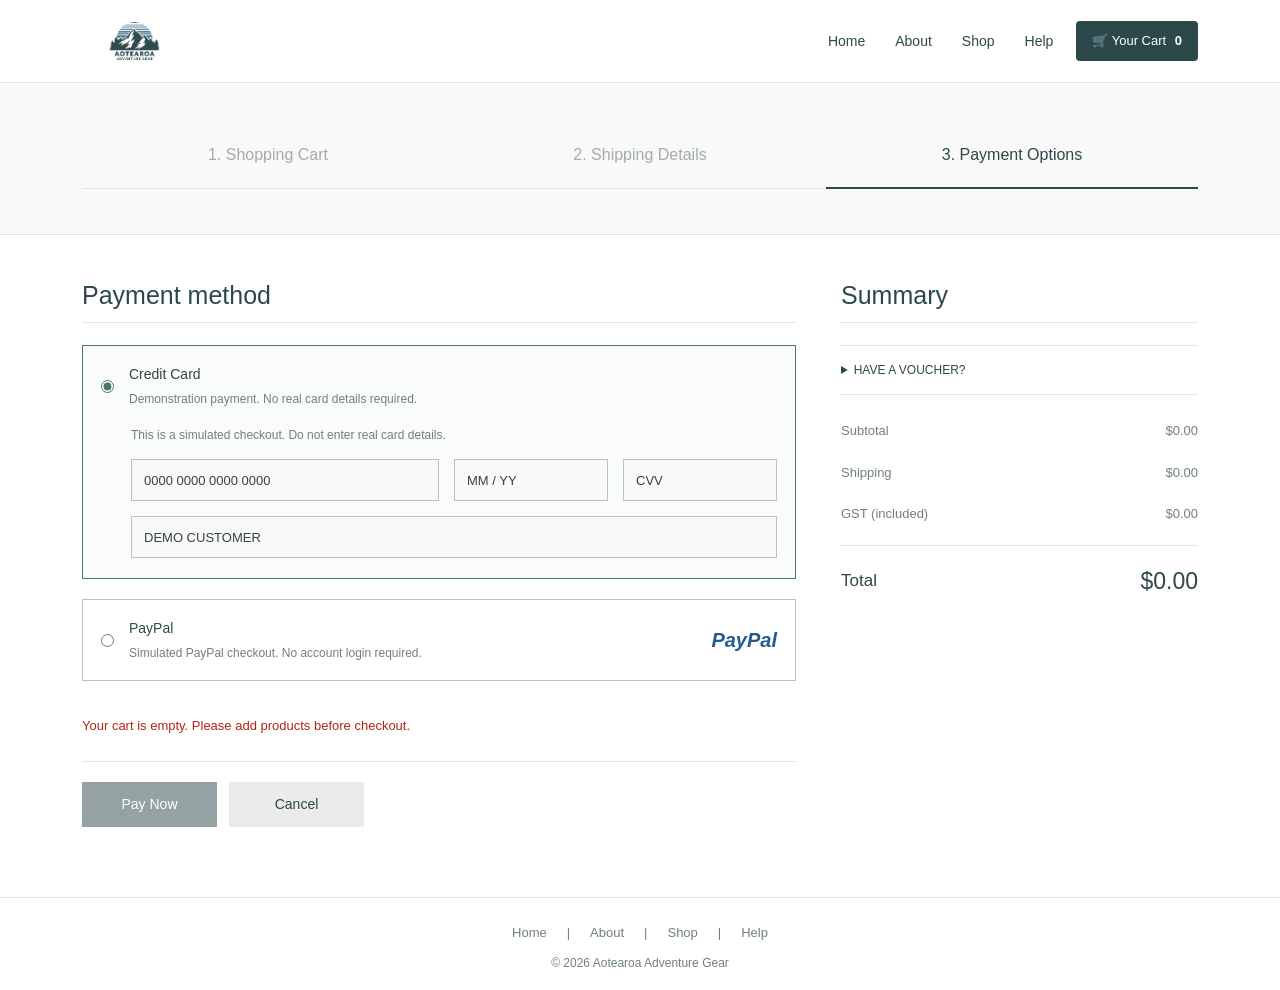
<file: payment.html>
<!DOCTYPE html>
<html lang="en-NZ">

<head>
    <meta charset="UTF-8">
    <meta name="viewport"
          content="width=device-width, initial-scale=1.0">

    <meta name="description"
          content="Review payment options for your Aotearoa Adventure Gear order.">

    <title>Payment Options | Aotearoa Adventure Gear</title>

    <link rel="stylesheet"
          href="vendor/bootstrap/css/bootstrap.min.css">

    <link rel="stylesheet" href="css/custom.css">
</head>

<script src="js/main.js"></script>

<body>

    <!-- WEBSITE HEADER -->
    <header class="site-header">

        <nav class="navbar navbar-expand-lg">
            <div class="container">

                <a class="navbar-brand" href="index.html">
                    <img src="images/logo.png"
                         alt="Aotearoa Adventure Gear Logo"
                         class="site-logo">
                </a>

                <button class="navbar-toggler"
                        type="button"
                        data-bs-toggle="collapse"
                        data-bs-target="#mainNavigation"
                        aria-controls="mainNavigation"
                        aria-expanded="false"
                        aria-label="Toggle navigation">
                    <span class="navbar-toggler-icon"></span>
                </button>

                <div class="collapse navbar-collapse"
                     id="mainNavigation">

                    <ul class="navbar-nav ms-auto align-items-lg-center">

                        <li class="nav-item">
                            <a class="nav-link" href="index.html">Home</a>
                        </li>

                        <li class="nav-item">
                            <a class="nav-link"
                               href="index.html#about">About</a>
                        </li>

                        <li class="nav-item">
                            <a class="nav-link" href="shop.html">Shop</a>
                        </li>

                        <li class="nav-item">
                            <a class="nav-link"
                               href="index.html#help">Help</a>
                        </li>

                        <li class="nav-item">
                            <a class="cart-link" href="cart.html">
                                &#128722; Your Cart
                                <span id="cartCount">0</span>
                            </a>
                        </li>

                    </ul>

                </div>
            </div>
        </nav>

    </header>

    <main class="payment-page">

        <!-- CHECKOUT PROGRESS -->
        <section class="checkout-progress-section">
            <div class="container">

                <nav class="checkout-progress"
                     aria-label="Checkout progress">

                    <div class="checkout-step">
                        1. Shopping Cart
                    </div>

                    <div class="checkout-step">
                        2. Shipping Details
                    </div>

                    <div class="checkout-step active"
                         aria-current="step">
                        3. Payment Options
                    </div>

                </nav>

            </div>
        </section>

        <!-- PAYMENT CONTENT -->
        <section class="payment-content-section">
            <div class="container">

                <div class="payment-layout">

                    <!-- LEFT: PAYMENT FORM -->
                    <div class="payment-form-column">

                        <h1>Payment method</h1>

                        <form id="paymentForm" novalidate>

                            <fieldset class="payment-methods">

                                <legend class="visually-hidden">
                                    Choose a payment method
                                </legend>

                                <!-- CREDIT CARD -->
                                <div class="payment-method-card">

                                    <label class="payment-method-heading">

                                        <input type="radio"
                                               name="paymentMethod"
                                               value="card"
                                               checked>

                                        <span>
                                            <strong>Credit Card</strong>
                                            <small>
                                                Demonstration payment.
                                                No real card details required.
                                            </small>
                                        </span>

                                    </label>

                                    <div id="cardPaymentFields"
                                         class="card-payment-fields">

                                        <p class="payment-demo-note">
                                            This is a simulated checkout.
                                            Do not enter real card details.
                                        </p>

                                        <div class="payment-card-grid">

                                            <div class="payment-field card-number-field">

                                                <label for="demoCardNumber"
                                                       class="visually-hidden">
                                                    Demonstration Card Number
                                                </label>

                                                <input type="text"
                                                       id="demoCardNumber"
                                                       placeholder="0000 0000 0000 0000"
                                                       inputmode="none"
                                                       autocomplete="off"
                                                       readonly
                                                       value="0000 0000 0000 0000"
                                                       aria-describedby="paymentDemoNote">

                                            </div>

                                            <div class="payment-field">

                                                <label for="demoExpiry"
                                                       class="visually-hidden">
                                                    Demonstration Expiry Date
                                                </label>

                                                <input type="text"
                                                       id="demoExpiry"
                                                       placeholder="MM / YY"
                                                       inputmode="none"
                                                       autocomplete="off"
                                                       readonly
                                                       value="MM / YY">

                                            </div>

                                            <div class="payment-field">

                                                <label for="demoCVV"
                                                       class="visually-hidden">
                                                    Demonstration CVV
                                                </label>

                                                <input type="text"
                                                       id="demoCVV"
                                                       placeholder="CVV"
                                                       inputmode="none"
                                                       autocomplete="off"
                                                       readonly
                                                       value="CVV">

                                            </div>

                                            <div class="payment-field card-holder-field">

                                                <label for="demoCardHolder"
                                                       class="visually-hidden">
                                                    Card Holder Name
                                                </label>

                                                <input type="text"
                                                       id="demoCardHolder"
                                                       placeholder="Card Holder Name"
                                                       inputmode="none"
                                                       autocomplete="off"
                                                       readonly
                                                       value="DEMO CUSTOMER">

                                            </div>

                                        </div>

                                        <span id="paymentDemoNote"
                                              class="visually-hidden">
                                            Demonstration values only.
                                            Real card details are not accepted.
                                        </span>

                                    </div>

                                </div>

                                <!-- PAYPAL -->
                                <div class="payment-method-card">

                                    <label class="payment-method-heading">

                                        <input type="radio"
                                               name="paymentMethod"
                                               value="paypal">

                                        <span>
                                            <strong>PayPal</strong>
                                            <small>
                                                Simulated PayPal checkout.
                                                No account login required.
                                            </small>
                                        </span>

                                        <span class="paypal-wordmark"
                                              aria-label="PayPal">
                                            PayPal
                                        </span>

                                    </label>

                                </div>

                            </fieldset>

                            <p id="paymentFormMessage"
                               class="payment-form-message"
                               role="status"
                               aria-live="polite"></p>

                            <div class="payment-actions">

                                <button type="submit"
                                        id="payNowButton"
                                        class="cart-next-button">
                                    Pay Now
                                </button>

                                <button type="button"
                                        id="paymentCancelButton"
                                        class="cart-cancel-button">
                                    Cancel
                                </button>

                            </div>

                        </form>

                        <!-- SUCCESS MESSAGE -->
                        <div id="paymentSuccess"
                             class="payment-success"
                             role="status"
                             aria-live="polite"
                             hidden>

                            <h2>Order Confirmed!</h2>

                            <p>
                                Thank you for shopping with
                                Aotearoa Adventure Gear.
                            </p>

                            <p>
                                This was a demonstration checkout.
                                No payment has been processed.
                            </p>

                            <a href="shop.html"
                               class="cart-next-button payment-shop-link">
                                Continue Shopping
                            </a>

                        </div>

                    </div>

                    <!-- RIGHT: ORDER SUMMARY -->
                    <aside class="payment-summary-column">

                        <h2>Summary</h2>

                        <div id="paymentSummaryProducts">
                            <!-- JavaScript adds products here -->
                        </div>

                        <details class="shipping-voucher">
                            <summary>Have a voucher?</summary>

                            <p>
                                Voucher discounts are unavailable
                                in this demonstration checkout.
                            </p>
                        </details>

                        <div class="summary-row">
                            <span>Subtotal</span>
                            <span id="paymentSubtotal">$0.00</span>
                        </div>

                        <div class="summary-row">
                            <span>Shipping</span>
                            <span id="paymentShipping">$0.00</span>
                        </div>

                        <div class="summary-row">
                            <span>GST (included)</span>
                            <span id="paymentGST">$0.00</span>
                        </div>

                        <div class="summary-total">
                            <span>Total</span>
                            <strong id="paymentTotal">$0.00</strong>
                        </div>

                    </aside>

                </div>

            </div>
        </section>

    </main>

    <!-- FOOTER -->
    <footer class="shop-footer">

        <div class="container text-center">

            <nav aria-label="Footer navigation">
                <a href="index.html">Home</a>
                <span>|</span>
                <a href="index.html#about">About</a>
                <span>|</span>
                <a href="shop.html">Shop</a>
                <span>|</span>
                <a href="index.html#help">Help</a>
            </nav>

            <p>&copy; 2026 Aotearoa Adventure Gear</p>

        </div>

    </footer>

    <!-- JavaScript -->
    <script src="vendor/bootstrap/js/bootstrap.bundle.min.js"></script>
    <script src="js/main.js"></script>

</body>
</html>
</file>
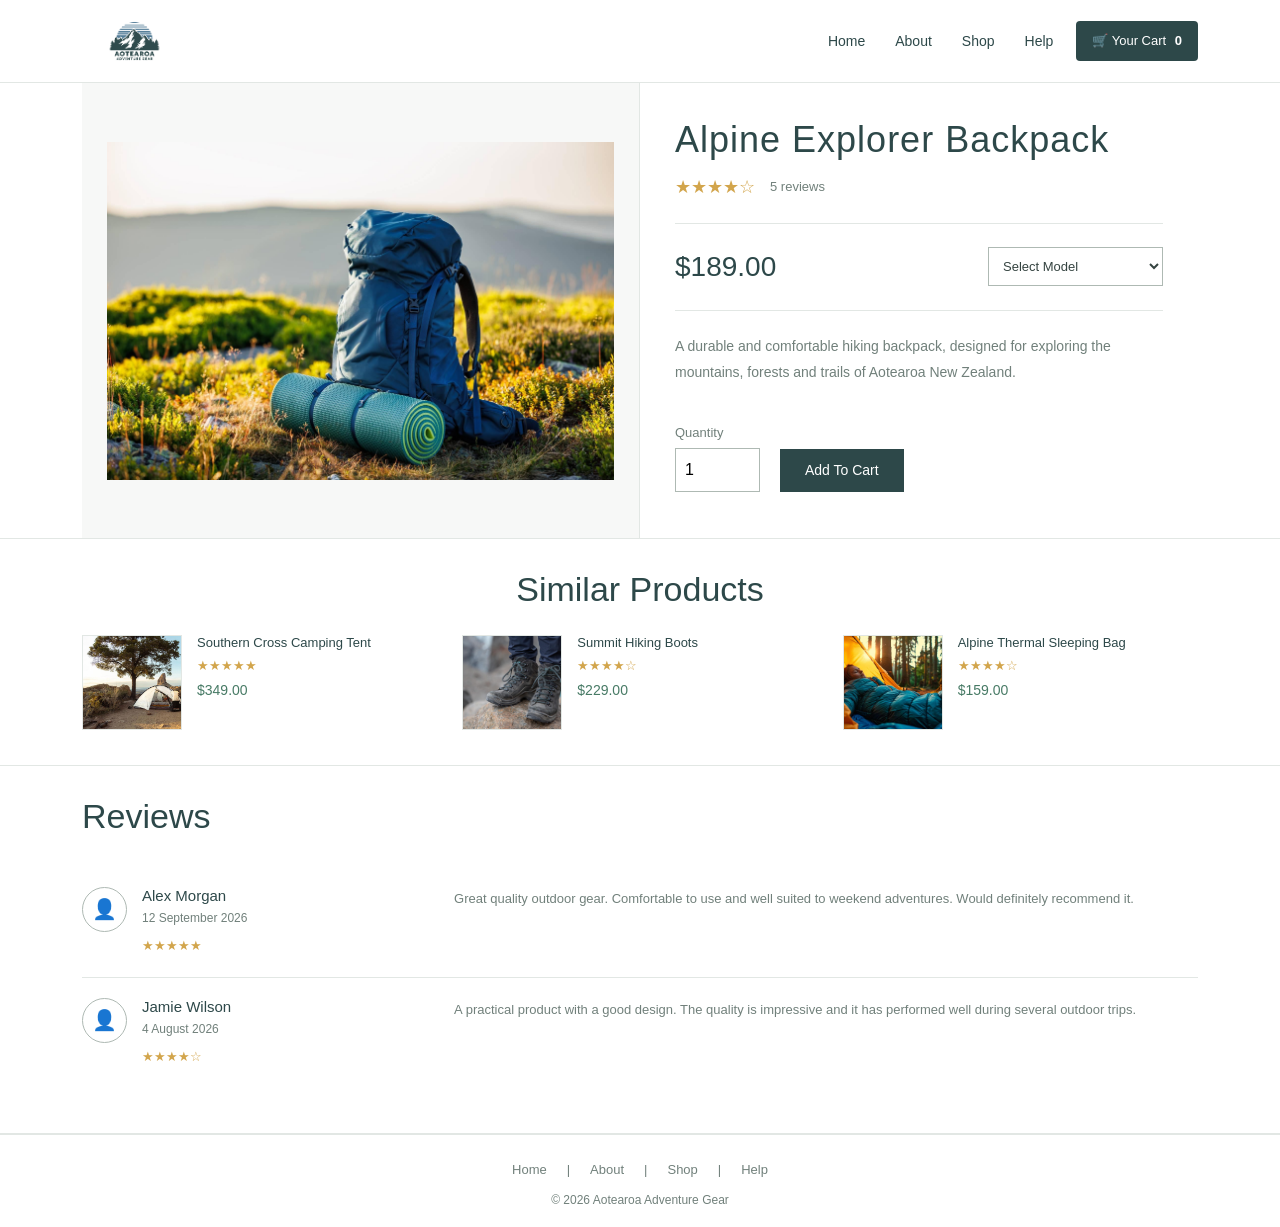
<file: product.html>
<!DOCTYPE html>
<html lang="en-NZ">

<head>
    <meta charset="UTF-8">
    <meta name="viewport"
          content="width=device-width, initial-scale=1.0">

    <meta name="description"
          content="View outdoor equipment details, reviews and similar products at Aotearoa Adventure Gear.">

    <title>Product Details | Aotearoa Adventure Gear</title>

    <!-- Bootstrap CSS -->
    <link rel="stylesheet"
          href="vendor/bootstrap/css/bootstrap.min.css">

    <!-- Custom CSS -->
    <link rel="stylesheet" href="css/custom.css">
</head>

<body id="top">

    <!-- WEBSITE HEADER -->
    <header class="site-header">

        <nav class="navbar navbar-expand-lg">
            <div class="container">

                <!-- Logo -->
                <a class="navbar-brand" href="index.html">
                    <img src="images/logo.png"
                         alt="Aotearoa Adventure Gear Logo"
                         class="site-logo">
                </a>

                <!-- Mobile Menu -->
                <button class="navbar-toggler"
                        type="button"
                        data-bs-toggle="collapse"
                        data-bs-target="#mainNavigation"
                        aria-controls="mainNavigation"
                        aria-expanded="false"
                        aria-label="Toggle navigation">

                    <span class="navbar-toggler-icon"></span>
                </button>

                <!-- Navigation -->
                <div class="collapse navbar-collapse"
                     id="mainNavigation">

                    <ul class="navbar-nav ms-auto align-items-lg-center">

                        <li class="nav-item">
                            <a class="nav-link"
                               href="index.html">
                                Home
                            </a>
                        </li>

                        <li class="nav-item">
                            <a class="nav-link"
                               href="index.html#about">
                                About
                            </a>
                        </li>

                        <li class="nav-item">
                            <a class="nav-link"
                               href="shop.html">
                                Shop
                            </a>
                        </li>

                        <li class="nav-item">
                            <a class="nav-link"
                               href="index.html#help">
                                Help
                            </a>
                        </li>

                        <li class="nav-item">
                            <a class="cart-link"
                               href="cart.html">
                                &#128722; Your Cart
                                <span id="cartCount">0</span>
                            </a>
                        </li>

                    </ul>

                </div>
            </div>
        </nav>

    </header>


    <!-- MAIN CONTENT -->
    <main>

        <!-- PRODUCT DETAILS -->
        <section class="product-detail-section">

            <div class="container">

                <div class="product-detail-layout">

                    <!-- Large Product Image -->
                    <div class="product-detail-image">

                        <img id="detailProductImage"
                             src="images/product-backpack.jpg"
                             alt="Alpine Explorer Backpack">

                    </div>

                    <!-- Product Information -->
                    <div class="product-detail-info">

                        <h1 id="detailProductName">
                            Alpine Explorer Backpack
                        </h1>

                        <div class="detail-review-summary">

                            <span id="detailProductRating"
                                  class="rating"
                                  aria-label="4 out of 5 stars">
                                ★★★★☆
                            </span>

                            <span id="detailReviewCount">
                                5 reviews
                            </span>

                        </div>

                        <div class="detail-price-row">

                            <p id="detailProductPrice">
                                $189.00
                            </p>

                            <div class="model-selector">

                                <label for="productModel"
                                       class="visually-hidden">
                                    Select Model
                                </label>

                                <select id="productModel" required>
                                    <option value="">
                                        Select Model
                                    </option>
                                    <option value="standard">
                                        Standard
                                    </option>
                                    <option value="premium">
                                        Premium
                                    </option>
                                </select>

                            </div>

                        </div>

                        <p id="detailProductDescription"
                           class="detail-description">

                            The Alpine Explorer Backpack is
                            designed for outdoor adventures
                            across Aotearoa New Zealand.
                            Comfortable, durable and practical
                            for your next hiking trip.

                        </p>

                        <!-- Quantity and Cart -->
                        <div class="detail-purchase-controls">

                            <div class="quantity-control">

                                <label for="productQuantity">
                                    Quantity
                                </label>

                                <input type="number"
                                       id="productQuantity"
                                       name="quantity"
                                       min="1"
                                       max="20"
                                       step="1"
                                       value="1"
                                       required>

                            </div>

                            <button type="button"
                                    id="addToCartButton"
                                    class="add-to-cart-button">
                                Add To Cart
                            </button>

                        </div>

                        <p id="addToCartMessage"
                           class="cart-feedback"
                           role="status"
                           aria-live="polite"></p>

                    </div>

                </div>

            </div>

        </section>


        <!-- SIMILAR PRODUCTS -->
        <section class="similar-products-section">

            <div class="container">

                <h2>Similar Products</h2>

                <div class="similar-products-grid"
                     id="similarProducts">

                    <!-- Product 1 -->
                    <article class="similar-product">

                        <a href="product.html?id=camping-tent">

                            <img src="images/product-tent.jpg"
                                 alt="Southern Cross Camping Tent">

                        </a>

                        <div>

                            <a href="product.html?id=camping-tent">
                                <h3>Southern Cross Camping Tent</h3>
                            </a>

                            <span class="rating"
                                  aria-label="5 out of 5 stars">
                                ★★★★★
                            </span>

                            <p>$349.00</p>

                        </div>

                    </article>

                    <!-- Product 2 -->
                    <article class="similar-product">

                        <a href="product.html?id=hiking-boots">

                            <img src="images/product-boots.jpg"
                                 alt="Summit Hiking Boots">

                        </a>

                        <div>

                            <a href="product.html?id=hiking-boots">
                                <h3>Summit Hiking Boots</h3>
                            </a>

                            <span class="rating"
                                  aria-label="4 out of 5 stars">
                                ★★★★☆
                            </span>

                            <p>$229.00</p>

                        </div>

                    </article>

                    <!-- Product 3 -->
                    <article class="similar-product">

                        <a href="product.html?id=sleeping-bag">

                            <img src="images/product-sleepingbag.jpg"
                                 alt="Alpine Thermal Sleeping Bag">

                        </a>

                        <div>

                            <a href="product.html?id=sleeping-bag">
                                <h3>Alpine Thermal Sleeping Bag</h3>
                            </a>

                            <span class="rating"
                                  aria-label="4 out of 5 stars">
                                ★★★★☆
                            </span>

                            <p>$159.00</p>

                        </div>

                    </article>

                </div>

            </div>

        </section>


        <!-- CUSTOMER REVIEWS -->
        <section class="product-reviews-section">

            <div class="container">

                <h2>Reviews</h2>

                <!-- Review 1 -->
                <article class="customer-review">

                    <div class="review-author">

                        <div class="review-avatar"
                             aria-hidden="true">
                            &#128100;
                        </div>

                        <div>
                            <h3>Alex Morgan</h3>
                            <p>12 September 2026</p>

                            <span class="rating"
                                  aria-label="5 out of 5 stars">
                                ★★★★★
                            </span>
                        </div>

                    </div>

                    <div class="review-text">
                        <p>
                            Great quality outdoor gear.
                            Comfortable to use and well suited
                            to weekend adventures. Would
                            definitely recommend it.
                        </p>
                    </div>

                </article>

                <!-- Review 2 -->
                <article class="customer-review">

                    <div class="review-author">

                        <div class="review-avatar"
                             aria-hidden="true">
                            &#128100;
                        </div>

                        <div>
                            <h3>Jamie Wilson</h3>
                            <p>4 August 2026</p>

                            <span class="rating"
                                  aria-label="4 out of 5 stars">
                                ★★★★☆
                            </span>
                        </div>

                    </div>

                    <div class="review-text">
                        <p>
                            A practical product with a good
                            design. The quality is impressive
                            and it has performed well during
                            several outdoor trips.
                        </p>
                    </div>

                </article>

            </div>

        </section>

    </main>


    <!-- FOOTER -->
    <footer class="shop-footer">

        <div class="container text-center">

            <nav aria-label="Footer navigation">

                <a href="index.html">Home</a>
                <span>|</span>

                <a href="index.html#about">About</a>
                <span>|</span>

                <a href="shop.html">Shop</a>
                <span>|</span>

                <a href="index.html#help">Help</a>

            </nav>

            <p>
                &copy; 2026 Aotearoa Adventure Gear
            </p>

        </div>

    </footer>


    <!-- Bootstrap JavaScript -->
    <script src="vendor/bootstrap/js/bootstrap.bundle.min.js"></script>

    <!-- Website JavaScript -->
    <script src="js/main.js"></script>

</body>
</html>
</file>
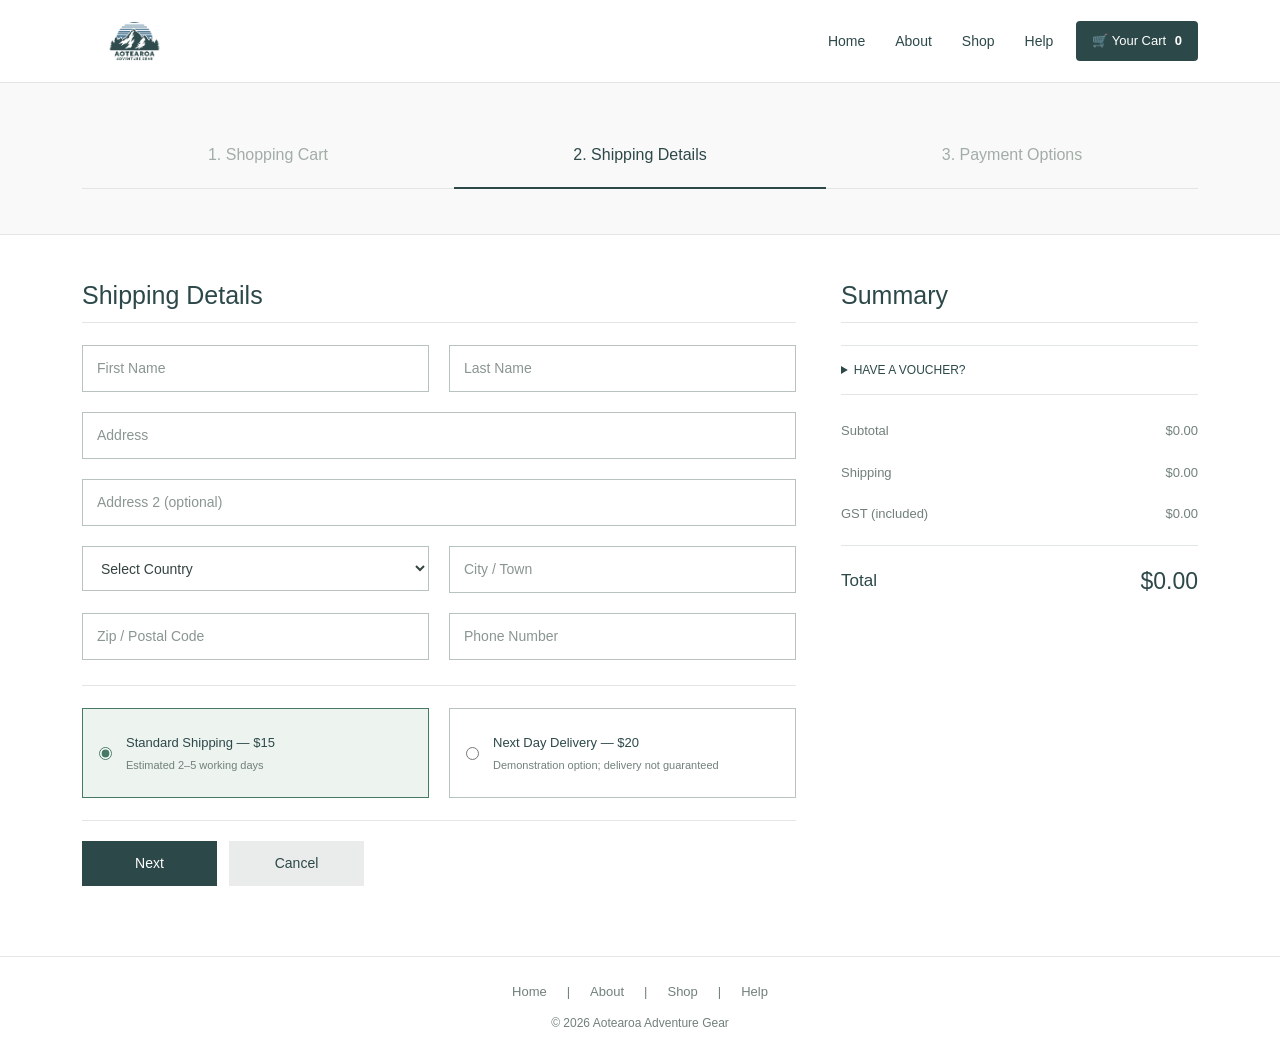
<file: shipping.html>
<!DOCTYPE html>
<html lang="en-NZ">

<head>
    <meta charset="UTF-8">
    <meta name="viewport"
          content="width=device-width, initial-scale=1.0">

    <meta name="description"
          content="Enter shipping information for your Aotearoa Adventure Gear order.">

    <title>Shipping Details | Aotearoa Adventure Gear</title>

    <link rel="stylesheet"
          href="vendor/bootstrap/css/bootstrap.min.css">

    <link rel="stylesheet" href="css/custom.css">
</head>

<body>

    <!-- WEBSITE HEADER -->
    <header class="site-header">
        <nav class="navbar navbar-expand-lg">
            <div class="container">

                <a class="navbar-brand" href="index.html">
                    <img src="images/logo.png"
                         alt="Aotearoa Adventure Gear Logo"
                         class="site-logo">
                </a>

                <button class="navbar-toggler"
                        type="button"
                        data-bs-toggle="collapse"
                        data-bs-target="#mainNavigation"
                        aria-controls="mainNavigation"
                        aria-expanded="false"
                        aria-label="Toggle navigation">

                    <span class="navbar-toggler-icon"></span>
                </button>

                <div class="collapse navbar-collapse"
                     id="mainNavigation">

                    <ul class="navbar-nav ms-auto align-items-lg-center">

                        <li class="nav-item">
                            <a class="nav-link"
                               href="index.html">Home</a>
                        </li>

                        <li class="nav-item">
                            <a class="nav-link"
                               href="index.html#about">About</a>
                        </li>

                        <li class="nav-item">
                            <a class="nav-link"
                               href="shop.html">Shop</a>
                        </li>

                        <li class="nav-item">
                            <a class="nav-link"
                               href="index.html#help">Help</a>
                        </li>

                        <li class="nav-item">
                            <a class="cart-link"
                               href="cart.html">
                                &#128722; Your Cart
                                <span id="cartCount">0</span>
                            </a>
                        </li>

                    </ul>
                </div>

            </div>
        </nav>
    </header>

    <main class="shipping-page">

        <!-- CHECKOUT PROGRESS -->
        <section class="checkout-progress-section">
            <div class="container">

                <nav class="checkout-progress"
                     aria-label="Checkout progress">

                    <div class="checkout-step">
                        1. Shopping Cart
                    </div>

                    <div class="checkout-step active"
                         aria-current="step">
                        2. Shipping Details
                    </div>

                    <div class="checkout-step">
                        3. Payment Options
                    </div>

                </nav>

            </div>
        </section>

        <!-- SHIPPING DETAILS CONTENT -->
        <section class="shipping-content-section">
            <div class="container">

                <div class="shipping-layout">

                    <!-- LEFT: SHIPPING FORM -->
                    <div class="shipping-form-column">

                        <h1>Shipping Details</h1>

                        <form id="shippingForm" novalidate>

                            <div class="shipping-form-grid">

                                <!-- First Name -->
                                <div class="shipping-field">
                                    <label for="firstName"
                                           class="visually-hidden">
                                        First Name
                                    </label>

                                    <input type="text"
                                           id="firstName"
                                           name="firstName"
                                           placeholder="First Name"
                                           autocomplete="given-name"
                                           minlength="2"
                                           maxlength="50"
                                           required>
                                </div>

                                <!-- Last Name -->
                                <div class="shipping-field">
                                    <label for="lastName"
                                           class="visually-hidden">
                                        Last Name
                                    </label>

                                    <input type="text"
                                           id="lastName"
                                           name="lastName"
                                           placeholder="Last Name"
                                           autocomplete="family-name"
                                           minlength="2"
                                           maxlength="50"
                                           required>
                                </div>

                                <!-- Address -->
                                <div class="shipping-field full-width">
                                    <label for="address1"
                                           class="visually-hidden">
                                        Street Address
                                    </label>

                                    <input type="text"
                                           id="address1"
                                           name="address1"
                                           placeholder="Address"
                                           autocomplete="address-line1"
                                           minlength="5"
                                           maxlength="120"
                                           required>
                                </div>

                                <!-- Address Line 2 -->
                                <div class="shipping-field full-width">
                                    <label for="address2"
                                           class="visually-hidden">
                                        Address Line 2
                                    </label>

                                    <input type="text"
                                           id="address2"
                                           name="address2"
                                           placeholder="Address 2 (optional)"
                                           autocomplete="address-line2"
                                           maxlength="120">
                                </div>

                                <!-- Country -->
                                <div class="shipping-field">
                                    <label for="country"
                                           class="visually-hidden">
                                        Country
                                    </label>

                                    <select id="country"
                                            name="country"
                                            autocomplete="country"
                                            required>

                                        <option value="">
                                            Select Country
                                        </option>

                                        <option value="NZ">
                                            New Zealand
                                        </option>

                                    </select>
                                </div>

                                <!-- City -->
                                <div class="shipping-field">
                                    <label for="city"
                                           class="visually-hidden">
                                        City
                                    </label>

                                    <input type="text"
                                           id="city"
                                           name="city"
                                           placeholder="City / Town"
                                           autocomplete="address-level2"
                                           minlength="2"
                                           maxlength="80"
                                           required>
                                </div>

                                <!-- Postcode -->
                                <div class="shipping-field">
                                    <label for="postcode"
                                           class="visually-hidden">
                                        Postal Code
                                    </label>

                                    <input type="text"
                                           id="postcode"
                                           name="postcode"
                                           placeholder="Zip / Postal Code"
                                           autocomplete="postal-code"
                                           inputmode="numeric"
                                           pattern="[0-9]{4}"
                                           title="Enter a four-digit New Zealand postcode"
                                           maxlength="4"
                                           required>
                                </div>

                                <!-- Phone -->
                                <div class="shipping-field">
                                    <label for="phone"
                                           class="visually-hidden">
                                        Phone Number
                                    </label>

                                    <input type="tel"
                                           id="phone"
                                           name="phone"
                                           placeholder="Phone Number"
                                           autocomplete="tel"
                                           minlength="8"
                                           maxlength="20"
                                           required>
                                </div>

                            </div>

                            <!-- DELIVERY OPTIONS -->
                            <fieldset class="delivery-options">

                                <legend class="visually-hidden">
                                    Choose a delivery option
                                </legend>

                                <label class="delivery-option">

                                    <input type="radio"
                                           name="deliveryMethod"
                                           value="standard"
                                           checked>

                                    <span>
                                        <strong id="standardDeliveryLabel">
                                            Standard Shipping
                                        </strong>

                                        <small>
                                            Estimated 2–5 working days
                                        </small>
                                    </span>

                                </label>

                                <label class="delivery-option">

                                    <input type="radio"
                                           name="deliveryMethod"
                                           value="express">

                                    <span>
                                        <strong>
                                            Next Day Delivery — $20
                                        </strong>

                                        <small>
                                            Demonstration option;
                                            delivery not guaranteed
                                        </small>
                                    </span>

                                </label>

                            </fieldset>

                            <!-- VALIDATION MESSAGE -->
                            <p id="shippingFormMessage"
                               class="shipping-form-message"
                               role="status"
                               aria-live="polite"></p>

                            <!-- FORM ACTIONS -->
                            <div class="shipping-actions">

                                <button type="submit"
                                        class="cart-next-button">
                                    Next
                                </button>

                                <button type="button"
                                        id="shippingCancelButton"
                                        class="cart-cancel-button">
                                    Cancel
                                </button>

                            </div>

                        </form>

                    </div>

                    <!-- RIGHT: ORDER SUMMARY -->
                    <aside class="shipping-summary-column">

                        <h2>Summary</h2>

                        <div id="shippingSummaryProducts">
                            <!-- Cart products inserted by JavaScript -->
                        </div>

                        <details class="shipping-voucher">
                            <summary>Have a voucher?</summary>
                            <p>
                                Voucher discounts are not available
                                in this demonstration checkout.
                            </p>
                        </details>

                        <div class="summary-row">
                            <span>Subtotal</span>
                            <span id="shippingSubtotal">$0.00</span>
                        </div>

                        <div class="summary-row">
                            <span>Shipping</span>
                            <span id="shippingCost">$0.00</span>
                        </div>

                        <div class="summary-row">
                            <span>GST (included)</span>
                            <span id="shippingGST">$0.00</span>
                        </div>

                        <div class="summary-total">
                            <span>Total</span>
                            <strong id="shippingTotal">$0.00</strong>
                        </div>

                    </aside>

                </div>

            </div>
        </section>

    </main>

    <!-- FOOTER -->
    <footer class="shop-footer">

        <div class="container text-center">

            <nav aria-label="Footer navigation">
                <a href="index.html">Home</a>
                <span>|</span>
                <a href="index.html#about">About</a>
                <span>|</span>
                <a href="shop.html">Shop</a>
                <span>|</span>
                <a href="index.html#help">Help</a>
            </nav>

            <p>&copy; 2026 Aotearoa Adventure Gear</p>

        </div>

    </footer>

    <script src="vendor/bootstrap/js/bootstrap.bundle.min.js"></script>
    <script src="js/main.js"></script>

</body>
</html>
</file>
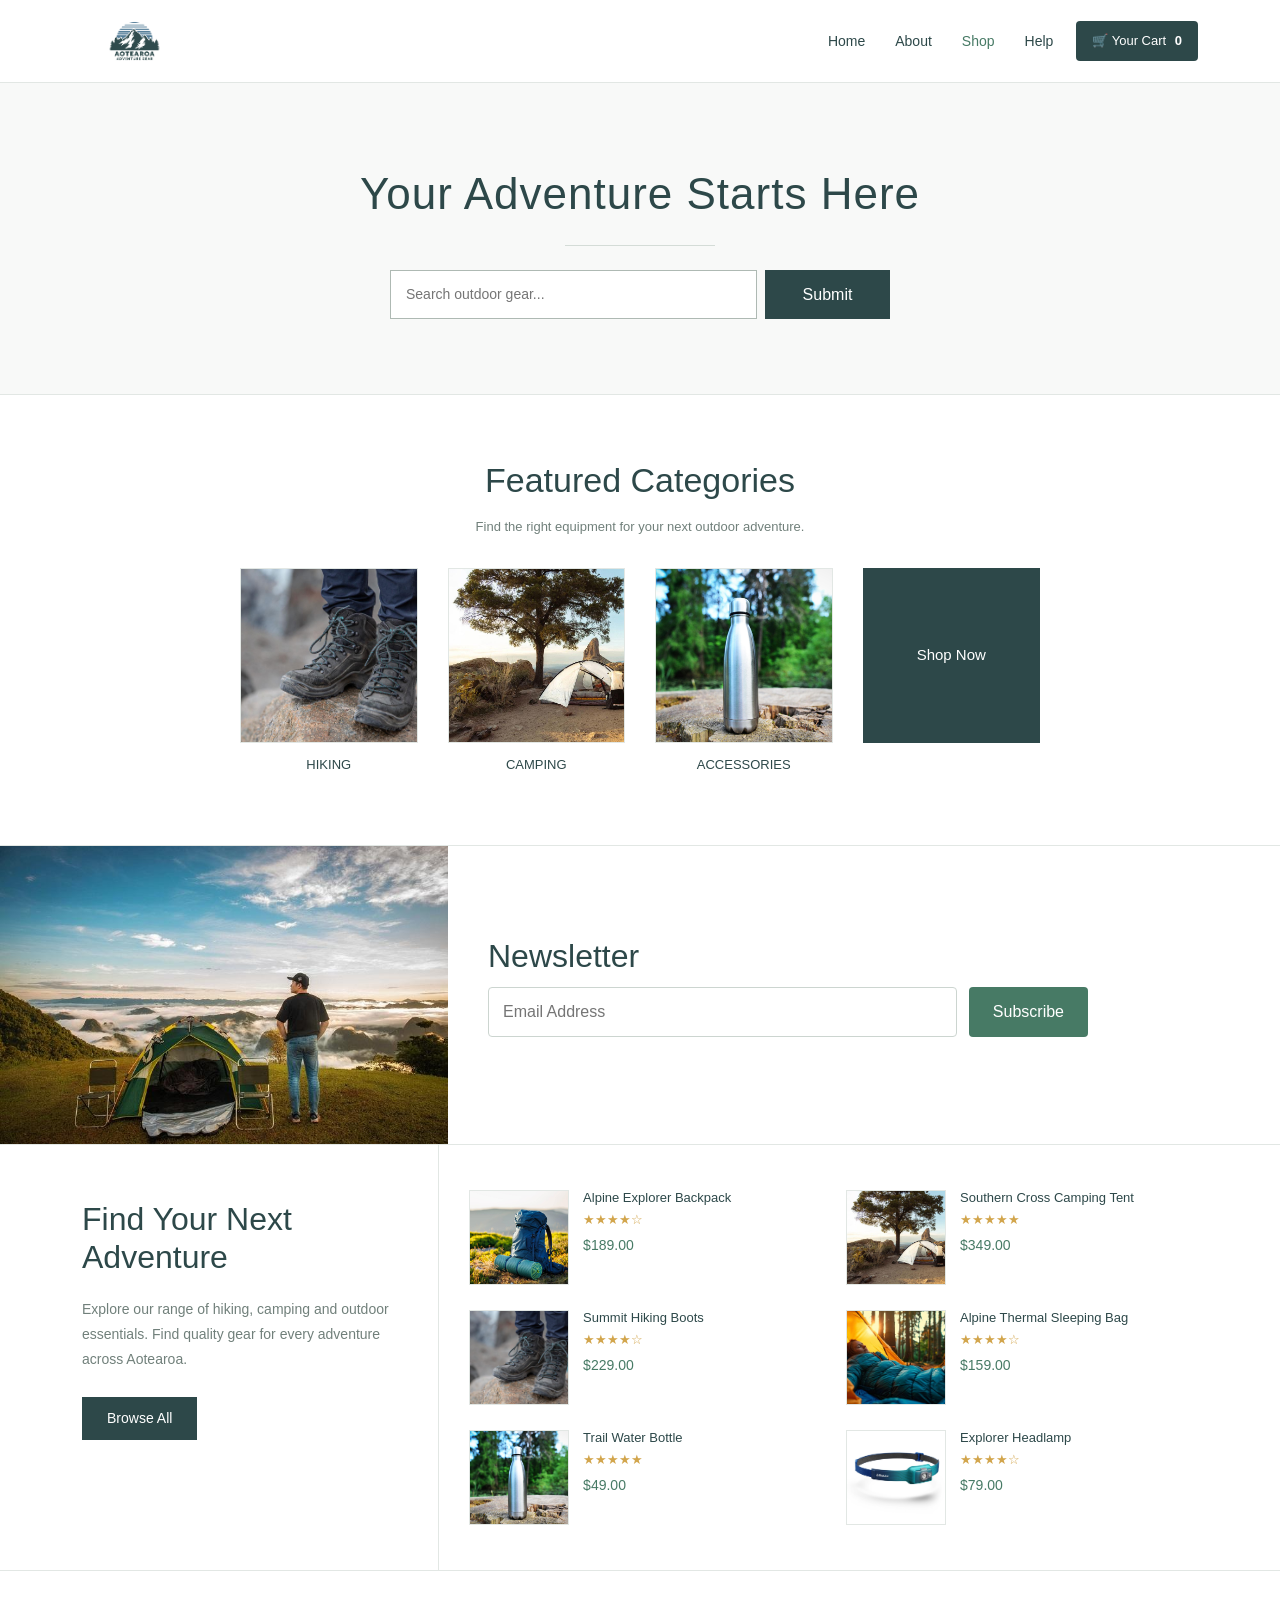
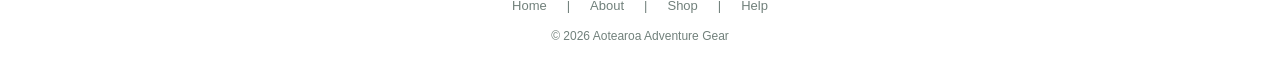
<file: shop.html>
<!DOCTYPE html>
<html lang="en-NZ">

<head>
    <meta charset="UTF-8">
    <meta name="viewport" content="width=device-width, initial-scale=1.0">
    <meta name="description"
          content="Browse hiking, camping and outdoor gear at Aotearoa Adventure Gear.">

    <title>Shop | Aotearoa Adventure Gear</title>

    <!-- Bootstrap CSS -->
    <link rel="stylesheet" href="vendor/bootstrap/css/bootstrap.min.css">

    <!-- Custom CSS -->
    <link rel="stylesheet" href="css/custom.css">
</head>

<body id="top">

    <!-- HEADER -->
    <header class="site-header">
        <nav class="navbar navbar-expand-lg">
            <div class="container">

                <!-- Logo -->
                <a class="navbar-brand" href="index.html">
                    <img src="images/logo.png"
                         alt="Aotearoa Adventure Gear Logo"
                         class="site-logo">
                </a>

                <!-- Mobile navigation -->
                <button class="navbar-toggler"
                        type="button"
                        data-bs-toggle="collapse"
                        data-bs-target="#mainNavigation"
                        aria-controls="mainNavigation"
                        aria-expanded="false"
                        aria-label="Toggle navigation">
                    <span class="navbar-toggler-icon"></span>
                </button>

                <!-- Navigation -->
                <div class="collapse navbar-collapse"
                     id="mainNavigation">

                    <ul class="navbar-nav ms-auto align-items-lg-center">

                        <li class="nav-item">
                            <a class="nav-link" href="index.html">
                                Home
                            </a>
                        </li>

                        <li class="nav-item">
                            <a class="nav-link" href="about.html">
                                About
                            </a>
                        </li>

                        <li class="nav-item">
                            <a class="nav-link active"
                               aria-current="page"
                               href="shop.html">
                                Shop
                            </a>
                        </li>

                        <li class="nav-item">
                            <a class="nav-link" href="help.html">
                                Help
                            </a>
                        </li>

                        <li class="nav-item">
                            <a class="cart-link" href="cart.html">
                                &#128722; Your Cart
                                <span id="cartCount">0</span>
                            </a>
                        </li>

                    </ul>
                </div>

            </div>
        </nav>
    </header>

    <main>

        <!-- SHOP INTRODUCTION -->
        <section class="shop-hero">
            <div class="container text-center">

                <h1>Your Adventure Starts Here</h1>

                <div class="shop-heading-line"></div>

                <form id="shopSearchForm"
                      class="shop-search-form"
                      role="search">

                    <label for="shopSearchInput"
                           class="visually-hidden">
                        Search outdoor products
                    </label>

                    <input type="search"
                           id="shopSearchInput"
                           placeholder="Search outdoor gear...">

                    <button type="submit">
                        Submit
                    </button>

                </form>

            </div>
        </section>

        <!-- FEATURED CATEGORIES -->
        <section class="shop-categories">
            <div class="container text-center">

                <h2>Featured Categories</h2>

                <p class="category-intro">
                    Find the right equipment for your next
                    outdoor adventure.
                </p>

                <div class="category-grid">

                    <a href="#shopProducts"
                       class="category-card"
                       data-category="hiking">

                        <img src="images/product-boots.jpg"
                             alt="Hiking gear category">

                        <span>Hiking</span>
                    </a>

                    <a href="#shopProducts"
                       class="category-card"
                       data-category="camping">

                        <img src="images/product-tent.jpg"
                             alt="Camping gear category">

                        <span>Camping</span>
                    </a>

                    <a href="#shopProducts"
                       class="category-card"
                       data-category="accessories">

                        <img src="images/product-bottle.jpg"
                             alt="Outdoor accessories category">

                        <span>Accessories</span>
                    </a>

                    <a href="#shopProducts"
                       class="category-shop-button"
                       data-category="all">

                        Shop Now
                    </a>

                </div>

            </div>
        </section>

        <!-- NEWSLETTER -->
        <section class="shop-newsletter">

            <div class="shop-newsletter-image">
                <img src="images/hero-camping.jpg"
                     alt="Camping in the outdoors">
            </div>

            <div class="shop-newsletter-content">
                <h2>Newsletter</h2>

                <form id="newsletterForm" novalidate>

                    <div class="newsletter-controls">

                        <label for="newsletterEmail"
                               class="visually-hidden">
                            Email Address
                        </label>

                        <input type="email"
                               id="newsletterEmail"
                               name="email"
                               placeholder="Email Address"
                               autocomplete="email"
                               required>

                        <button type="submit">
                            Subscribe
                        </button>

                    </div>

                    <p id="newsletterMessage"
                       class="form-message"
                       role="status"
                       aria-live="polite"></p>

                </form>
            </div>

        </section>

        <!-- PRODUCT BROWSING -->
        <section class="shop-products-section"
                 id="shopProducts">

            <div class="container">

                <div class="shop-products-layout">

                    <!-- Left introduction -->
                    <div class="shop-products-intro">

                        <h2>
                            Find Your Next Adventure
                        </h2>

                        <p>
                            Explore our range of hiking,
                            camping and outdoor essentials.
                            Find quality gear for every
                            adventure across Aotearoa.
                        </p>

                        <a href="#shopProducts"
                           class="browse-all-button"
                           id="browseAllButton">
                            Browse All
                        </a>

                    </div>

                    <!-- Right product list -->
                    <div class="shop-product-list"
                         id="shopProductList">

                        <article class="shop-product"
                                 data-category="hiking"
                                 data-name="Alpine Explorer Backpack">

                            <a href="product.html?id=alpine-pack">
                                <img src="images/product-backpack.jpg"
                                     alt="Alpine Explorer Backpack">
                            </a>

                            <div>
                                <a href="product.html?id=alpine-pack">
                                    <h3>Alpine Explorer Backpack</h3>
                                </a>
                                <span class="rating"
                                      aria-label="4 out of 5 stars">
                                    ★★★★☆
                                </span>
                                <p>$189.00</p>
                            </div>

                        </article>

                        <article class="shop-product"
                                 data-category="camping"
                                 data-name="Southern Cross Camping Tent">

                            <a href="product.html?id=camping-tent">
                                <img src="images/product-tent.jpg"
                                     alt="Southern Cross Camping Tent">
                            </a>

                            <div>
                                <a href="product.html?id=camping-tent">
                                    <h3>Southern Cross Camping Tent</h3>
                                </a>
                                <span class="rating"
                                      aria-label="5 out of 5 stars">
                                    ★★★★★
                                </span>
                                <p>$349.00</p>
                            </div>

                        </article>

                        <article class="shop-product"
                                 data-category="hiking"
                                 data-name="Summit Hiking Boots">

                            <a href="product.html?id=hiking-boots">
                                <img src="images/product-boots.jpg"
                                     alt="Summit Hiking Boots">
                            </a>

                            <div>
                                <a href="product.html?id=hiking-boots">
                                    <h3>Summit Hiking Boots</h3>
                                </a>
                                <span class="rating"
                                      aria-label="4 out of 5 stars">
                                    ★★★★☆
                                </span>
                                <p>$229.00</p>
                            </div>

                        </article>

                        <article class="shop-product"
                                 data-category="camping"
                                 data-name="Alpine Thermal Sleeping Bag">

                            <a href="product.html?id=sleeping-bag">
                                <img src="images/product-sleepingbag.jpg"
                                     alt="Alpine Thermal Sleeping Bag">
                            </a>

                            <div>
                                <a href="product.html?id=sleeping-bag">
                                    <h3>Alpine Thermal Sleeping Bag</h3>
                                </a>
                                <span class="rating"
                                      aria-label="4 out of 5 stars">
                                    ★★★★☆
                                </span>
                                <p>$159.00</p>
                            </div>

                        </article>

                        <article class="shop-product"
                                 data-category="accessories"
                                 data-name="Trail Water Bottle">

                            <a href="product.html?id=water-bottle">
                                <img src="images/product-bottle.jpg"
                                     alt="Trail Water Bottle">
                            </a>

                            <div>
                                <a href="product.html?id=water-bottle">
                                    <h3>Trail Water Bottle</h3>
                                </a>
                                <span class="rating"
                                      aria-label="5 out of 5 stars">
                                    ★★★★★
                                </span>
                                <p>$49.00</p>
                            </div>

                        </article>

                        <article class="shop-product"
                                 data-category="accessories"
                                 data-name="Explorer Headlamp">

                            <a href="product.html?id=headlamp">
                                <img src="images/product-headlamp.jpg"
                                     alt="Explorer Headlamp">
                            </a>

                            <div>
                                <a href="product.html?id=headlamp">
                                    <h3>Explorer Headlamp</h3>
                                </a>
                                <span class="rating"
                                      aria-label="4 out of 5 stars">
                                    ★★★★☆
                                </span>
                                <p>$79.00</p>
                            </div>

                        </article>

                    </div>
                </div>

                <p id="shopNoResults"
                   class="shop-no-results"
                   role="status"
                   hidden>
                    No products found. Try another search.
                </p>

            </div>
        </section>

    </main>

    <!-- SIMPLE SHOP FOOTER -->
    <footer class="shop-footer">
        <div class="container text-center">

            <nav aria-label="Footer navigation">
                <a href="index.html">Home</a>
                <span>|</span>
                <a href="about.html">About</a>
                <span>|</span>
                <a href="shop.html">Shop</a>
                <span>|</span>
                <a href="help.html">Help</a>
            </nav>

            <p>
                &copy; 2026 Aotearoa Adventure Gear
            </p>

        </div>
    </footer>

    <!-- JavaScript -->
    <script src="vendor/bootstrap/js/bootstrap.bundle.min.js"></script>
    <script src="js/main.js"></script>

</body>
</html>
</file>
<file: css/custom.css>
/* =========================================
   AOTEAROA ADVENTURE GEAR
   BIT703 Assessment 2
========================================= */

:root {
    --forest: #2d4849;
    --green: #477a65;
    --green-dark: #345b4b;
    --light: #f5f7f6;
    --border: #e2e7e4;
    --text: #354441;
    --muted: #71807b;
}

* {
    box-sizing: border-box;
}

html {
    scroll-behavior: smooth;
}

body {
    margin: 0;
    font-family: Arial, Helvetica, sans-serif;
    color: var(--text);
    background: #ffffff;
    overflow-x: hidden;
}

img {
    max-width: 100%;
}

a {
    color: inherit;
    text-decoration: none;
}

a:hover {
    color: var(--green);
}

/* HEADER */

.site-header {
    background: white;
    border-bottom: 1px solid var(--border);
}

.site-header .navbar {
    padding: 10px 0;
}

.site-logo {
    display: block;
    width: 105px;
    height: auto;
}

.header-search {
    display: flex;
    margin-left: 25px;
    border: 1px solid #ccd5d0;
    border-radius: 4px;
    overflow: hidden;
    width: 230px;
}

.header-search input {
    width: 100%;
    min-width: 0;
    padding: 9px 12px;
    border: 0;
    outline-offset: -2px;
    font-size: 13px;
}

.header-search button {
    background: var(--light);
    border: 0;
    padding: 0 12px;
    cursor: pointer;
}

.navbar .nav-link {
    color: var(--forest);
    font-size: 14px;
    font-weight: 500;
    margin-left: 14px;
}

.navbar .nav-link.active,
.navbar .nav-link:hover {
    color: var(--green);
}

.cart-link {
    display: inline-block;
    margin-left: 15px;
    background: var(--forest);
    color: white;
    padding: 10px 16px;
    border-radius: 4px;
    font-size: 13px;
}

.cart-link:hover {
    background: var(--green-dark);
    color: white;
}

#cartCount {
    display: inline-block;
    margin-left: 5px;
    font-weight: bold;
}

/* HERO */

.hero-section {
    padding: 75px 0 65px;
    text-align: center;
    border-bottom: 1px solid var(--border);
}

.hero-section h1 {
    font-size: clamp(30px, 4vw, 48px);
    font-weight: 300;
    letter-spacing: 1px;
    color: var(--forest);
}

.hero-intro {
    color: var(--muted);
    margin: 18px auto 38px;
    max-width: 620px;
    line-height: 1.7;
}

.hero-gallery {
    display: grid;
    grid-template-columns: repeat(3, 1fr);
    gap: 25px;
    max-width: 720px;
    margin: 0 auto 35px;
}

.hero-gallery img {
    width: 100%;
    height: 175px;
    object-fit: cover;
    border-radius: 4px;
}

.primary-button {
    display: inline-block;
    min-width: 170px;
    padding: 12px 30px;
    background: var(--green);
    color: white;
    border-radius: 4px;
    font-size: 14px;
}

.primary-button:hover {
    background: var(--green-dark);
    color: white;
}

/* FEATURED PRODUCTS */

.featured-section {
    padding: 65px 0;
    border-bottom: 1px solid var(--border);
}

.section-title {
    text-align: center;
    font-size: 34px;
    font-weight: 300;
    color: var(--forest);
    margin-bottom: 35px;
}

#featuredCarousel {
    padding: 0 35px;
}

.featured-card {
    text-align: center;
}

.featured-card img {
    width: 100%;
    height: 270px;
    object-fit: cover;
    border-radius: 4px;
}

.featured-card h3 {
    font-size: 16px;
    font-weight: 500;
    margin: 16px 0 5px;
}

.product-price {
    color: var(--green);
    font-size: 15px;
}

.carousel-control-prev,
.carousel-control-next {
    width: 35px;
    opacity: 1;
}

.carousel-control-prev span,
.carousel-control-next span {
    color: var(--forest);
    font-size: 30px;
    font-weight: bold;
}

/* NEWSLETTER */

.newsletter-section {
    padding: 40px 0;
    background: var(--light);
    border-bottom: 1px solid var(--border);
}

.newsletter-section h2 {
    font-size: 32px;
    font-weight: 300;
    color: var(--forest);
}

.newsletter-section p {
    color: var(--muted);
    font-size: 14px;
    line-height: 1.7;
    margin-bottom: 0;
}

.newsletter-controls {
    display: flex;
    gap: 12px;
}

.newsletter-controls input {
    flex: 1;
    min-width: 0;
    padding: 12px 14px;
    border: 1px solid #ccd5d0;
    border-radius: 4px;
}

.newsletter-controls button {
    padding: 12px 24px;
    background: var(--green);
    color: white;
    border: 0;
    border-radius: 4px;
    cursor: pointer;
}

.newsletter-controls button:hover {
    background: var(--green-dark);
}

.newsletter-section .form-message {
    margin-top: 10px;
    font-size: 13px;
}

/* PRODUCT GALLERY */

.product-gallery-section {
    padding: 65px 0;
    border-bottom: 1px solid var(--border);
}

.product-gallery-grid {
    display: grid;
    grid-template-columns: repeat(3, 1fr);
    grid-template-rows: repeat(2, auto);
    gap: 30px;
}

.gallery-product-large {
    grid-row: span 2;
}

.gallery-product img {
    width: 100%;
    height: 190px;
    object-fit: cover;
    border-radius: 4px;
}

.gallery-product-large img {
    height: 440px;
}

.product-info {
    display: flex;
    align-items: start;
    justify-content: space-between;
    gap: 10px;
    margin-top: 12px;
}

.product-info h3 {
    font-size: 14px;
    font-weight: 500;
    margin: 0;
}

.rating {
    color: #d2a54c;
    font-size: 13px;
    white-space: nowrap;
}

.gallery-product p {
    color: var(--green);
    font-size: 14px;
    margin-top: 5px;
}

/* ABOUT */

.about-section {
    padding: 65px 0;
    background: #ffffff;
    border-bottom: 1px solid var(--border);
}

.about-section h2 {
    color: var(--forest);
    font-size: 34px;
    font-weight: 300;
    margin-bottom: 20px;
}

.about-section p {
    max-width: 700px;
    margin: 0 auto;
    line-height: 1.9;
    color: var(--muted);
}

/* FOOTER */

.site-footer {
    background: var(--light);
    padding-top: 50px;
}

.footer-logo {
    width: 120px;
    height: auto;
    margin-bottom: 15px;
}

.site-footer h3 {
    font-size: 13px;
    text-transform: uppercase;
    letter-spacing: 1px;
    color: var(--forest);
    margin-bottom: 18px;
}

.site-footer p {
    color: var(--muted);
    font-size: 13px;
    line-height: 1.8;
}

.site-footer ul {
    list-style: none;
    padding: 0;
    margin: 0;
}

.site-footer li {
    margin-bottom: 10px;
}

.site-footer li a {
    color: var(--muted);
    font-size: 13px;
}

.site-footer li a:hover {
    color: var(--green);
}

.footer-bottom {
    margin-top: 45px;
    padding: 18px 0;
    border-top: 1px solid var(--border);
    color: var(--muted);
    font-size: 12px;
}

/* RESPONSIVE DESIGN */

@media (max-width: 991px) {
    .header-search {
        margin-left: auto;
        margin-right: 15px;
        width: 200px;
    }

    .navbar .nav-link,
    .cart-link {
        margin-left: 0;
    }

    .hero-section {
        padding: 55px 0;
    }

    .product-gallery-grid {
        gap: 20px;
    }

    .product-info {
        flex-direction: column;
        gap: 5px;
    }
}

@media (max-width: 767px) {
    .hero-gallery {
        gap: 12px;
    }

    .hero-gallery img {
        height: 125px;
    }

    .featured-card img {
        height: 220px;
    }

    .product-gallery-grid {
        grid-template-columns: repeat(2, 1fr);
    }

    .gallery-product-large {
        grid-row: auto;
    }

    .gallery-product-large img {
        height: 190px;
    }

    .newsletter-controls {
        flex-direction: column;
    }

    .section-title {
        font-size: 28px;
    }
}

@media (max-width: 575px) {
    .site-logo {
        width: 85px;
    }

    .header-search {
        width: 150px;
        margin-left: 8px;
        margin-right: 8px;
    }

    .hero-gallery {
        grid-template-columns: 1fr;
        max-width: 300px;
    }

    .hero-gallery img {
        height: 180px;
    }

    .product-gallery-grid {
        grid-template-columns: 1fr;
    }

    .gallery-product img,
    .gallery-product-large img {
        height: 230px;
    }

    #featuredCarousel {
        padding: 0 25px;
    }

    .hero-section h1 {
        font-size: 30px;
    }
}

/* =========================================
   SHOP PAGE
   BIT703 Assessment 2
========================================= */

/* Shop introduction */

.shop-hero {
    padding: 85px 20px 75px;
    text-align: center;
    background: #f8f9f8;
    border-bottom: 1px solid var(--border);
}

.shop-hero h1 {
    font-size: clamp(30px, 4vw, 44px);
    font-weight: 300;
    letter-spacing: 1px;
    color: var(--forest);
}

.shop-heading-line {
    width: 150px;
    height: 1px;
    background: #d4dcd7;
    margin: 24px auto;
}

.shop-search-form {
    display: flex;
    gap: 8px;
    max-width: 500px;
    margin: 0 auto;
}

.shop-search-form input {
    flex: 1;
    min-width: 0;
    padding: 13px 15px;
    border: 1px solid #aeb9b3;
    border-radius: 0;
    font-size: 14px;
}

.shop-search-form button {
    width: 125px;
    background: var(--forest);
    color: white;
    border: none;
    cursor: pointer;
}

.shop-search-form button:hover {
    background: var(--green);
}

/* Featured categories */

.shop-categories {
    padding: 65px 20px 70px;
    border-bottom: 1px solid var(--border);
}

.shop-categories h2 {
    font-size: 34px;
    font-weight: 300;
    color: var(--forest);
}

.category-intro {
    max-width: 450px;
    margin: 15px auto 30px;
    color: var(--muted);
    font-size: 13px;
    line-height: 1.7;
}

.category-grid {
    display: grid;
    grid-template-columns: repeat(4, minmax(0, 1fr));
    gap: 30px;
    max-width: 800px;
    margin: 0 auto;
}

.category-card {
    display: flex;
    flex-direction: column;
    gap: 12px;
    color: var(--forest);
    font-size: 13px;
    text-transform: uppercase;
}

.category-card img {
    width: 100%;
    height: 175px;
    object-fit: cover;
    border: 1px solid var(--border);
}

.category-card:hover img {
    border-color: var(--green);
}

.category-shop-button {
    display: flex;
    align-items: center;
    justify-content: center;
    height: 175px;
    background: var(--forest);
    color: white;
    font-size: 15px;
}

.category-shop-button:hover {
    background: var(--green);
    color: white;
}

/* Shop newsletter */

.shop-newsletter {
    display: grid;
    grid-template-columns: 35% 65%;
    min-height: 190px;
    border-bottom: 1px solid var(--border);
}

.shop-newsletter-image {
    overflow: hidden;
}

.shop-newsletter-image img {
    width: 100%;
    height: 100%;
    min-height: 190px;
    object-fit: cover;
}

.shop-newsletter-content {
    display: flex;
    flex-direction: column;
    justify-content: center;
    padding: 30px 40px;
}

.shop-newsletter-content h2 {
    font-size: 32px;
    font-weight: 300;
    color: var(--forest);
    margin-bottom: 12px;
}

.shop-newsletter-content .newsletter-controls {
    max-width: 600px;
}

/* Shop products */

.shop-products-section {
    padding: 0;
}

.shop-products-layout {
    display: grid;
    grid-template-columns: 32% 68%;
}

.shop-products-intro {
    padding: 55px 30px 55px 0;
    border-right: 1px solid var(--border);
}

.shop-products-intro h2 {
    font-size: 32px;
    font-weight: 300;
    color: var(--forest);
    line-height: 1.2;
    margin-bottom: 20px;
}

.shop-products-intro p {
    color: var(--muted);
    font-size: 14px;
    line-height: 1.8;
    margin-bottom: 25px;
}

.browse-all-button {
    display: inline-block;
    background: var(--forest);
    color: white;
    padding: 11px 25px;
    font-size: 14px;
}

.browse-all-button:hover {
    background: var(--green);
    color: white;
}

.shop-product-list {
    display: grid;
    grid-template-columns: repeat(2, minmax(0, 1fr));
    gap: 25px;
    padding: 45px 0 45px 30px;
}

.shop-product {
    display: flex;
    align-items: flex-start;
    gap: 14px;
}

.shop-product > a {
    flex: 0 0 100px;
}

.shop-product img {
    width: 100px;
    height: 95px;
    object-fit: cover;
    border: 1px solid var(--border);
}

.shop-product h3 {
    font-size: 13px;
    font-weight: 500;
    margin: 0 0 5px;
    color: var(--forest);
}

.shop-product h3:hover {
    color: var(--green);
}

.shop-product .rating {
    display: block;
    font-size: 13px;
    line-height: 1.5;
}

.shop-product p {
    color: var(--green);
    font-size: 14px;
    margin: 5px 0 0;
}

.shop-no-results {
    text-align: center;
    padding: 20px;
    color: var(--muted);
}

/* Simple Shop footer */

.shop-footer {
    padding: 25px 15px 18px;
    border-top: 1px solid var(--border);
    text-align: center;
}

.shop-footer nav {
    display: flex;
    justify-content: center;
    align-items: center;
    flex-wrap: wrap;
    gap: 20px;
    margin-bottom: 12px;
}

.shop-footer a,
.shop-footer span {
    font-size: 13px;
    color: var(--muted);
}

.shop-footer a:hover {
    color: var(--green);
}

.shop-footer p {
    color: var(--muted);
    font-size: 12px;
    margin: 0;
}

/* Shop tablet layout */

@media (max-width: 991px) {
    .category-grid {
        gap: 15px;
    }

    .shop-products-layout {
        grid-template-columns: 30% 70%;
    }

    .shop-products-intro {
        padding-right: 20px;
    }

    .shop-product-list {
        gap: 20px;
        padding-left: 20px;
    }

    .shop-product {
        flex-direction: column;
    }
}

/* Shop mobile layout */

@media (max-width: 767px) {
    .shop-hero {
        padding: 55px 15px;
    }

    .shop-categories {
        padding: 45px 15px;
    }

    .category-grid {
        grid-template-columns: repeat(2, minmax(0, 1fr));
        gap: 20px;
    }

    .category-card img,
    .category-shop-button {
        height: 160px;
    }

    .shop-newsletter {
        grid-template-columns: 1fr;
    }

    .shop-newsletter-image img {
        height: 190px;
    }

    .shop-newsletter-content {
        padding: 30px 20px;
    }

    .shop-products-layout {
        grid-template-columns: 1fr;
    }

    .shop-products-intro {
        padding: 35px 0;
        border-right: none;
        border-bottom: 1px solid var(--border);
    }

    .shop-product-list {
        padding: 30px 0;
    }

    .shop-product {
        flex-direction: row;
    }
}

@media (max-width: 575px) {
    .shop-search-form {
        flex-direction: column;
    }

    .shop-search-form button {
        width: 100%;
        padding: 12px;
    }

    .shop-product-list {
        grid-template-columns: 1fr;
    }

    .shop-product img {
        width: 110px;
        height: 100px;
    }

    .shop-product > a {
        flex-basis: 110px;
    }
}

/* =========================================
   PRODUCT DETAIL PAGE
   BIT703 Assessment 2
========================================= */

/* Main product section */

.product-detail-section {
    border-bottom: 1px solid var(--border);
}

.product-detail-layout {
    display: grid;
    grid-template-columns: 50% 50%;
    min-height: 440px;
}

.product-detail-image {
    background: #f7f8f7;
    border-right: 1px solid var(--border);
    display: flex;
    align-items: center;
    justify-content: center;
    overflow: hidden;
}

.product-detail-image img {
    width: 100%;
    height: 440px;
    object-fit: contain;
    padding: 25px;
}

.product-detail-info {
    padding: 35px 35px 30px;
}

.product-detail-info h1 {
    font-size: clamp(26px, 3vw, 36px);
    font-weight: 300;
    letter-spacing: 1px;
    color: var(--forest);
    margin-bottom: 12px;
}

/* Product reviews summary */

.detail-review-summary {
    display: flex;
    align-items: center;
    gap: 15px;
    padding-bottom: 22px;
    border-bottom: 1px solid var(--border);
}

.detail-review-summary .rating {
    font-size: 18px;
}

#detailReviewCount {
    color: var(--muted);
    font-size: 13px;
}

/* Price and model */

.detail-price-row {
    display: flex;
    justify-content: space-between;
    align-items: center;
    gap: 20px;
    padding: 22px 0;
    border-bottom: 1px solid var(--border);
}

#detailProductPrice {
    font-size: 28px;
    font-weight: 300;
    color: var(--forest);
    margin: 0;
}

.model-selector {
    flex: 0 1 175px;
}

.model-selector select {
    width: 100%;
    padding: 10px;
    border: 1px solid #aeb9b3;
    background: white;
    color: var(--text);
    font-size: 13px;
    cursor: pointer;
}

/* Description */

.detail-description {
    color: var(--muted);
    font-size: 14px;
    line-height: 1.9;
    padding: 22px 0;
    margin: 0;
}

/* Purchase controls */

.detail-purchase-controls {
    display: flex;
    align-items: flex-end;
    flex-wrap: wrap;
    gap: 20px;
    padding-top: 15px;
}

.quantity-control {
    display: flex;
    flex-direction: column;
    gap: 6px;
}

.quantity-control label {
    font-size: 13px;
    color: var(--muted);
}

.quantity-control input {
    width: 85px;
    padding: 9px;
    border: 1px solid #aeb9b3;
    border-radius: 0;
}

.add-to-cart-button {
    padding: 11px 25px;
    background: var(--forest);
    color: white;
    border: none;
    font-size: 14px;
    cursor: pointer;
    min-height: 43px;
}

.add-to-cart-button:hover {
    background: var(--green);
}

.cart-feedback {
    margin-top: 15px;
    font-size: 13px;
    color: var(--green-dark);
}

/* Similar products */

.similar-products-section {
    padding: 30px 0 35px;
    border-bottom: 1px solid var(--border);
}

.similar-products-section h2 {
    text-align: center;
    color: var(--forest);
    font-size: 34px;
    font-weight: 300;
    margin-bottom: 25px;
}

.similar-products-grid {
    display: grid;
    grid-template-columns: repeat(3, minmax(0, 1fr));
    gap: 25px;
}

.similar-product {
    display: flex;
    align-items: flex-start;
    gap: 15px;
}

.similar-product > a {
    flex: 0 0 100px;
}

.similar-product img {
    width: 100px;
    height: 95px;
    object-fit: cover;
    border: 1px solid var(--border);
}

.similar-product h3 {
    color: var(--forest);
    font-size: 13px;
    font-weight: 500;
    margin: 0 0 5px;
}

.similar-product h3:hover {
    color: var(--green);
}

.similar-product .rating {
    display: block;
    font-size: 13px;
}

.similar-product p {
    color: var(--green);
    font-size: 14px;
    margin: 5px 0 0;
}

/* Customer reviews */

.product-reviews-section {
    padding: 30px 0 45px;
    border-bottom: 1px solid var(--border);
}

.product-reviews-section h2 {
    color: var(--forest);
    font-size: 34px;
    font-weight: 300;
    margin-bottom: 30px;
}

.customer-review {
    display: grid;
    grid-template-columns: 32% 68%;
    gap: 15px;
    padding: 20px 0;
    border-bottom: 1px solid var(--border);
}

.customer-review:last-child {
    border-bottom: none;
}

.review-author {
    display: flex;
    align-items: flex-start;
    gap: 15px;
}

.review-avatar {
    display: flex;
    justify-content: center;
    align-items: center;
    width: 45px;
    height: 45px;
    border: 1px solid #aeb9b3;
    border-radius: 50%;
    font-size: 20px;
    flex-shrink: 0;
}

.review-author h3 {
    font-size: 15px;
    font-weight: 500;
    color: var(--forest);
    margin: 0 0 4px;
}

.review-author p {
    font-size: 12px;
    color: var(--muted);
    margin: 0 0 6px;
}

.review-text p {
    color: var(--muted);
    font-size: 13px;
    line-height: 1.9;
    margin: 0;
}

/* Tablet layout */

@media (max-width: 991px) {
    .product-detail-info {
        padding: 25px;
    }

    .similar-products-grid {
        gap: 15px;
    }

    .similar-product {
        flex-direction: column;
    }

    .customer-review {
        grid-template-columns: 38% 62%;
    }
}

/* Mobile layout */

@media (max-width: 767px) {
    .product-detail-layout {
        grid-template-columns: 1fr;
    }

    .product-detail-image {
        border-right: none;
        border-bottom: 1px solid var(--border);
    }

    .product-detail-image img {
        height: 320px;
    }

    .product-detail-info {
        padding: 30px 15px;
    }

    .similar-products-grid {
        grid-template-columns: 1fr;
    }

    .similar-product {
        flex-direction: row;
    }

    .customer-review {
        grid-template-columns: 1fr;
        gap: 15px;
    }

    .product-reviews-section h2,
    .similar-products-section h2 {
        font-size: 28px;
    }
}

@media (max-width: 575px) {
    .detail-price-row {
        flex-direction: column;
        align-items: flex-start;
    }

    .model-selector {
        flex: none;
        width: 100%;
    }

    .detail-purchase-controls {
        gap: 15px;
    }

    .add-to-cart-button {
        flex: 1;
    }
}

/* =========================================
   SHOPPING CART PAGE
========================================= */

.cart-page {
    min-height: 75vh;
    background: #ffffff;
}

/* Checkout progress */

.checkout-progress-section {
    background: #f8f9f8;
    padding: 45px 0;
    border-bottom: 1px solid var(--border);
}

.checkout-progress {
    display: grid;
    grid-template-columns: repeat(3, 1fr);
    text-align: center;
    border-bottom: 1px solid var(--border);
}

.checkout-step {
    padding: 15px 10px 20px;
    color: #a3ada7;
    font-size: 16px;
}

.checkout-step.active {
    color: var(--forest);
    border-bottom: 2px solid var(--forest);
    margin-bottom: -1px;
}

/* Main layout */

.cart-content-section {
    padding: 45px 0 70px;
}

.cart-layout {
    display: grid;
    grid-template-columns: minmax(0, 2fr) minmax(250px, 1fr);
    gap: 45px;
}

.cart-items-column h1,
.cart-summary-column h2 {
    font-size: 25px;
    font-weight: 300;
    color: var(--forest);
    padding-bottom: 12px;
    border-bottom: 1px solid var(--border);
    margin-bottom: 20px;
}

/* Cart products */

.cart-item {
    display: grid;
    grid-template-columns: 95px minmax(0, 1fr) 85px;
    gap: 18px;
    align-items: center;
    padding: 15px 0;
    border-bottom: 1px solid var(--border);
}

.cart-item-image {
    width: 95px;
    height: 85px;
    object-fit: cover;
    border: 1px solid var(--border);
}

.cart-item-name {
    font-size: 15px;
    color: var(--forest);
    margin: 0 0 6px;
}

.cart-item-name:hover {
    color: var(--green);
}

.cart-item-model,
.cart-item-price {
    font-size: 13px;
    color: var(--muted);
    margin: 0 0 5px;
}

.cart-item-price {
    color: var(--green);
}

.cart-item-quantity {
    width: 100%;
    padding: 8px;
    border: 1px solid #b9c3bd;
    font-size: 13px;
}

.cart-remove-button {
    border: none;
    background: none;
    color: #a33b35;
    padding: 5px 0;
    font-size: 12px;
    cursor: pointer;
    text-decoration: underline;
}

.cart-remove-button:hover {
    color: #762b26;
}

/* Buttons */

.cart-actions {
    display: flex;
    gap: 12px;
    margin-top: 25px;
}

.cart-next-button,
.cart-cancel-button {
    padding: 12px 35px;
    border: none;
    font-size: 14px;
    min-width: 135px;
    cursor: pointer;
}

.cart-next-button {
    background: var(--forest);
    color: white;
}

.cart-next-button:hover {
    background: var(--green);
}

.cart-next-button:disabled {
    opacity: 0.5;
    cursor: not-allowed;
}

.cart-cancel-button {
    background: #e9ecea;
    color: var(--forest);
}

.cart-cancel-button:hover {
    background: #d9dfdb;
}

.empty-cart-message {
    padding: 30px 0;
    color: var(--muted);
}

.empty-cart-message a {
    color: var(--green);
    text-decoration: underline;
}

.cart-page-message {
    color: #a33b35;
    font-size: 13px;
    margin-top: 15px;
}

/* Summary */

.coupon-section {
    margin-bottom: 25px;
}

.coupon-section label {
    display: block;
    color: var(--forest);
    font-size: 12px;
    font-weight: bold;
    text-transform: uppercase;
    margin-bottom: 12px;
}

.coupon-controls {
    display: flex;
    gap: 8px;
}

.coupon-controls input {
    min-width: 0;
    width: 100%;
    padding: 9px;
    border: 1px solid var(--border);
    font-size: 13px;
}

.coupon-controls button {
    border: none;
    background: var(--forest);
    color: white;
    padding: 9px 13px;
    font-size: 13px;
    cursor: pointer;
}

.coupon-message {
    font-size: 12px;
    margin-top: 8px;
    color: var(--muted);
}

.summary-row {
    display: flex;
    justify-content: space-between;
    gap: 15px;
    padding: 11px 0;
    color: var(--muted);
    font-size: 13px;
}

.summary-total {
    display: flex;
    justify-content: space-between;
    align-items: center;
    gap: 15px;
    border-top: 1px solid var(--border);
    padding-top: 18px;
    margin-top: 10px;
    color: var(--forest);
    font-size: 17px;
}

.summary-total strong {
    font-size: 23px;
    font-weight: 400;
}

.free-shipping-message {
    color: var(--green-dark);
    font-size: 13px;
    line-height: 1.6;
    margin-top: 18px;
}

/* Responsive */

@media (max-width: 767px) {
    .cart-layout {
        grid-template-columns: 1fr;
        gap: 35px;
    }

    .checkout-step {
        font-size: 13px;
    }

    .cart-content-section {
        padding: 30px 0;
    }
}

@media (max-width: 575px) {
    .cart-item {
        grid-template-columns: 75px minmax(0, 1fr);
        gap: 12px;
    }

    .cart-item-image {
        width: 75px;
        height: 75px;
    }

    .cart-item-controls {
        grid-column: 2;
        max-width: 110px;
    }

    .cart-actions {
        flex-wrap: wrap;
    }

    .cart-next-button,
    .cart-cancel-button {
        flex: 1;
    }
}

/* =========================================
   SHIPPING DETAILS PAGE
   BIT703 Assessment 2
========================================= */

.shipping-page {
    min-height: 75vh;
    background: #ffffff;
}

.shipping-content-section {
    padding: 45px 0 70px;
}

/* Main two-column layout */

.shipping-layout {
    display: grid;
    grid-template-columns: minmax(0, 2fr) minmax(250px, 1fr);
    gap: 45px;
}

.shipping-form-column h1,
.shipping-summary-column h2 {
    font-size: 25px;
    font-weight: 300;
    color: var(--forest);
    padding-bottom: 12px;
    border-bottom: 1px solid var(--border);
    margin-bottom: 22px;
}

/* Shipping form */

.shipping-form-grid {
    display: grid;
    grid-template-columns: repeat(2, minmax(0, 1fr));
    gap: 20px;
}

.shipping-field {
    min-width: 0;
}

.shipping-field.full-width {
    grid-column: 1 / -1;
}

.shipping-field input,
.shipping-field select {
    width: 100%;
    padding: 12px 14px;
    border: 1px solid #b9c3bd;
    border-radius: 0;
    background: #ffffff;
    color: var(--text);
    font-size: 14px;
    min-height: 45px;
}

.shipping-field input::placeholder {
    color: #8a9690;
}

.shipping-field input:focus,
.shipping-field select:focus {
    outline: 2px solid var(--green);
    outline-offset: 1px;
}

.shipping-field .field-error {
    display: block;
    margin-top: 6px;
    color: #b42318;
    font-size: 12px;
}

.shipping-field input.is-invalid,
.shipping-field select.is-invalid {
    border-color: #b42318;
}

/* Delivery options */

.delivery-options {
    display: grid;
    grid-template-columns: repeat(2, minmax(0, 1fr));
    gap: 20px;
    margin: 25px 0 0;
    padding: 22px 0;
    border-top: 1px solid var(--border);
    border-bottom: 1px solid var(--border);
}

.delivery-option {
    display: flex;
    align-items: center;
    gap: 14px;
    padding: 16px;
    border: 1px solid #b9c3bd;
    cursor: pointer;
    min-height: 90px;
}

.delivery-option:has(input:checked) {
    background: #edf3ef;
    border-color: var(--green);
}

.delivery-option input {
    accent-color: var(--green);
    flex-shrink: 0;
}

.delivery-option strong {
    display: block;
    font-size: 13px;
    font-weight: 500;
    color: var(--forest);
    margin-bottom: 5px;
}

.delivery-option small {
    display: block;
    font-size: 11px;
    color: var(--muted);
    line-height: 1.5;
}

/* Form buttons and feedback */

.shipping-actions {
    display: flex;
    gap: 12px;
    margin-top: 20px;
}

.shipping-form-message {
    font-size: 13px;
    color: #b42318;
    margin: 15px 0 0;
}

.shipping-form-message:empty {
    display: none;
}

/* Summary products */

.shipping-summary-product {
    display: flex;
    gap: 15px;
    align-items: center;
    padding: 0 0 18px;
    margin-bottom: 18px;
}

.shipping-summary-product img {
    width: 85px;
    height: 75px;
    object-fit: cover;
    border: 1px solid var(--border);
    flex-shrink: 0;
}

.shipping-summary-product h3 {
    color: var(--forest);
    font-size: 13px;
    font-weight: 500;
    margin: 0 0 5px;
}

.shipping-summary-product p {
    color: var(--green);
    font-size: 13px;
    margin: 0;
}

.shipping-summary-product small {
    color: var(--muted);
    font-size: 11px;
}

/* Voucher */

.shipping-voucher {
    border-top: 1px solid var(--border);
    border-bottom: 1px solid var(--border);
    margin-bottom: 15px;
    padding: 15px 0;
}

.shipping-voucher summary {
    cursor: pointer;
    color: var(--forest);
    font-size: 12px;
    text-transform: uppercase;
}

.shipping-voucher p {
    font-size: 12px;
    color: var(--muted);
    margin: 12px 0 0;
}

/* Responsive layout */

@media (max-width: 767px) {
    .shipping-layout {
        grid-template-columns: 1fr;
        gap: 35px;
    }

    .shipping-content-section {
        padding: 30px 0 50px;
    }
}

@media (max-width: 575px) {
    .shipping-form-grid {
        grid-template-columns: 1fr;
        gap: 15px;
    }

    .shipping-field.full-width {
        grid-column: auto;
    }

    .delivery-options {
        grid-template-columns: 1fr;
        gap: 12px;
    }

    .shipping-actions {
        flex-wrap: wrap;
    }

    .shipping-actions button {
        flex: 1;
    }
}

/* =========================================
   PAYMENT OPTIONS PAGE
   BIT703 Assessment 2
========================================= */

.payment-page {
    min-height: 75vh;
    background: #ffffff;
}

.payment-content-section {
    padding: 45px 0 70px;
}

/* Two-column payment layout */

.payment-layout {
    display: grid;
    grid-template-columns: minmax(0, 2fr) minmax(250px, 1fr);
    gap: 45px;
}

.payment-form-column h1,
.payment-summary-column h2 {
    font-size: 25px;
    font-weight: 300;
    color: var(--forest);
    padding-bottom: 12px;
    border-bottom: 1px solid var(--border);
    margin-bottom: 22px;
}

/* Payment method containers */

.payment-methods {
    border: none;
    padding: 0;
    margin: 0;
}

.payment-method-card {
    border: 1px solid #b9c3bd;
    margin-bottom: 20px;
    background: #ffffff;
}

.payment-method-card:has(
    input[name="paymentMethod"]:checked
) {
    border-color: var(--green);
    background: #fafcfb;
}

.payment-method-heading {
    display: flex;
    align-items: center;
    gap: 15px;
    padding: 18px;
    cursor: pointer;
}

.payment-method-heading input {
    accent-color: var(--green);
    flex-shrink: 0;
}

.payment-method-heading > span:nth-child(2) {
    flex: 1;
}

.payment-method-heading strong {
    display: block;
    color: var(--forest);
    font-size: 14px;
    font-weight: 500;
    margin-bottom: 5px;
}

.payment-method-heading small {
    display: block;
    color: var(--muted);
    font-size: 12px;
    line-height: 1.5;
}

/* Credit card demonstration fields */

.card-payment-fields {
    padding: 0 18px 20px 48px;
}

.payment-demo-note {
    font-size: 12px;
    color: var(--muted);
    margin-bottom: 15px;
}

.payment-card-grid {
    display: grid;
    grid-template-columns: minmax(0, 2fr) minmax(75px, 1fr) minmax(65px, 1fr);
    gap: 15px;
}

.payment-field {
    min-width: 0;
}

.payment-field input {
    width: 100%;
    min-height: 42px;
    padding: 10px 12px;
    border: 1px solid #b9c3bd;
    border-radius: 0;
    background: #f8f9f8;
    color: var(--text);
    font-size: 13px;
}

.payment-field input[readonly] {
    cursor: default;
}

.card-holder-field {
    grid-column: 1 / -1;
}

/* PayPal display */

.paypal-wordmark {
    font-size: 20px;
    font-weight: bold;
    font-style: italic;
    color: #235c8f;
    white-space: nowrap;
}

/* Payment buttons and messages */

.payment-actions {
    display: flex;
    gap: 12px;
    margin-top: 25px;
    padding-top: 20px;
    border-top: 1px solid var(--border);
}

.payment-form-message {
    color: #b42318;
    font-size: 13px;
    margin: 15px 0 0;
}

.payment-form-message:empty {
    display: none;
}

/* Checkout confirmation */

.payment-success {
    margin-top: 25px;
    padding: 25px;
    border: 1px solid #b9c3bd;
    background: #f8faf8;
}

.payment-success h2 {
    font-size: 25px;
    font-weight: 400;
    color: var(--forest);
    margin-bottom: 15px;
}

.payment-success p {
    color: var(--muted);
    font-size: 14px;
    line-height: 1.7;
}

.payment-shop-link {
    display: inline-block;
    text-decoration: none;
    margin-top: 10px;
}

.payment-shop-link:hover {
    color: white;
}

/* Responsive payment page */

@media (max-width: 991px) {
    .payment-layout {
        gap: 25px;
    }

    .card-payment-fields {
        padding-left: 18px;
    }
}

@media (max-width: 767px) {
    .payment-layout {
        grid-template-columns: 1fr;
        gap: 35px;
    }

    .payment-content-section {
        padding: 30px 0 50px;
    }
}

@media (max-width: 575px) {
    .payment-card-grid {
        grid-template-columns: repeat(2, minmax(0, 1fr));
        gap: 12px;
    }

    .card-number-field {
        grid-column: 1 / -1;
    }

    .card-holder-field {
        grid-column: 1 / -1;
    }

    .payment-method-heading {
        gap: 10px;
        padding: 15px;
    }

    .card-payment-fields {
        padding: 0 15px 18px;
    }

    .paypal-wordmark {
        font-size: 16px;
    }

    .payment-actions {
        flex-wrap: wrap;
    }

    .payment-actions button {
        flex: 1;
    }
}

/* Ensure hidden payment elements stay hidden */

.card-payment-fields[hidden],
.payment-success[hidden],
#paymentForm[hidden] {
    display: none !important;
}

/* =========================================
   FLOATING BACK TO TOP BUTTON
========================================= */

.back-to-top {
    position: fixed;
    bottom: 25px;
    right: 25px;
    width: 48px;
    height: 48px;

    display: flex;
    align-items: center;
    justify-content: center;

    background-color: var(--green);
    color: #ffffff;
    border-radius: 50%;

    font-size: 25px;
    font-weight: bold;
    text-decoration: none;

    box-shadow: 0 3px 12px rgba(0, 0, 0, 0.2);

    opacity: 0;
    visibility: hidden;
    transform: translateY(15px);

    transition: opacity 0.3s ease,
                transform 0.3s ease,
                visibility 0.3s ease;

    z-index: 1000;
}

.back-to-top:hover {
    background-color: var(--green-dark);
    color: #ffffff;
}

.back-to-top.show {
    opacity: 1;
    visibility: visible;
    transform: translateY(0);
}

html {
    scroll-behavior: smooth;
}

@media (max-width: 575px) {
    .back-to-top {
        width: 42px;
        height: 42px;
        bottom: 18px;
        right: 18px;
    }
}

@media (prefers-reduced-motion: reduce) {
    html {
        scroll-behavior: auto;
    }

    .back-to-top {
        transition: none;
    }
}
</file>
